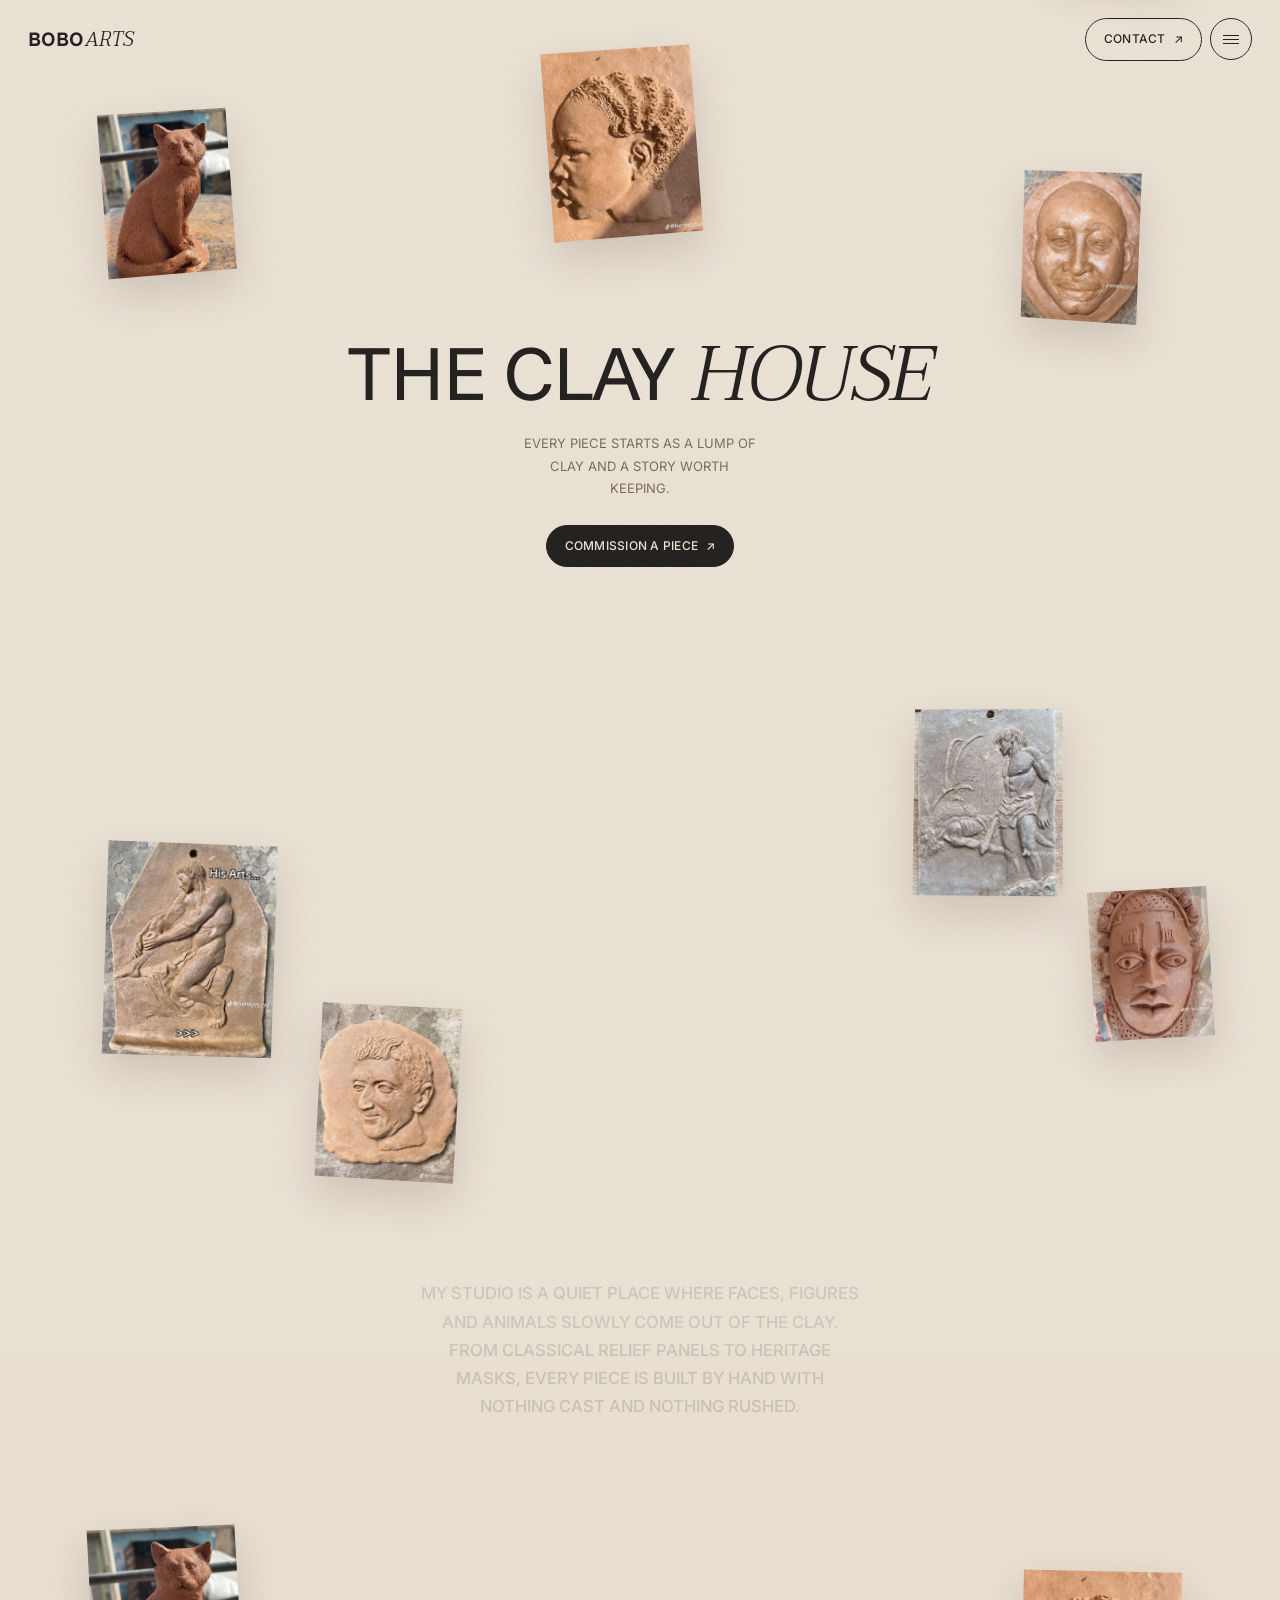
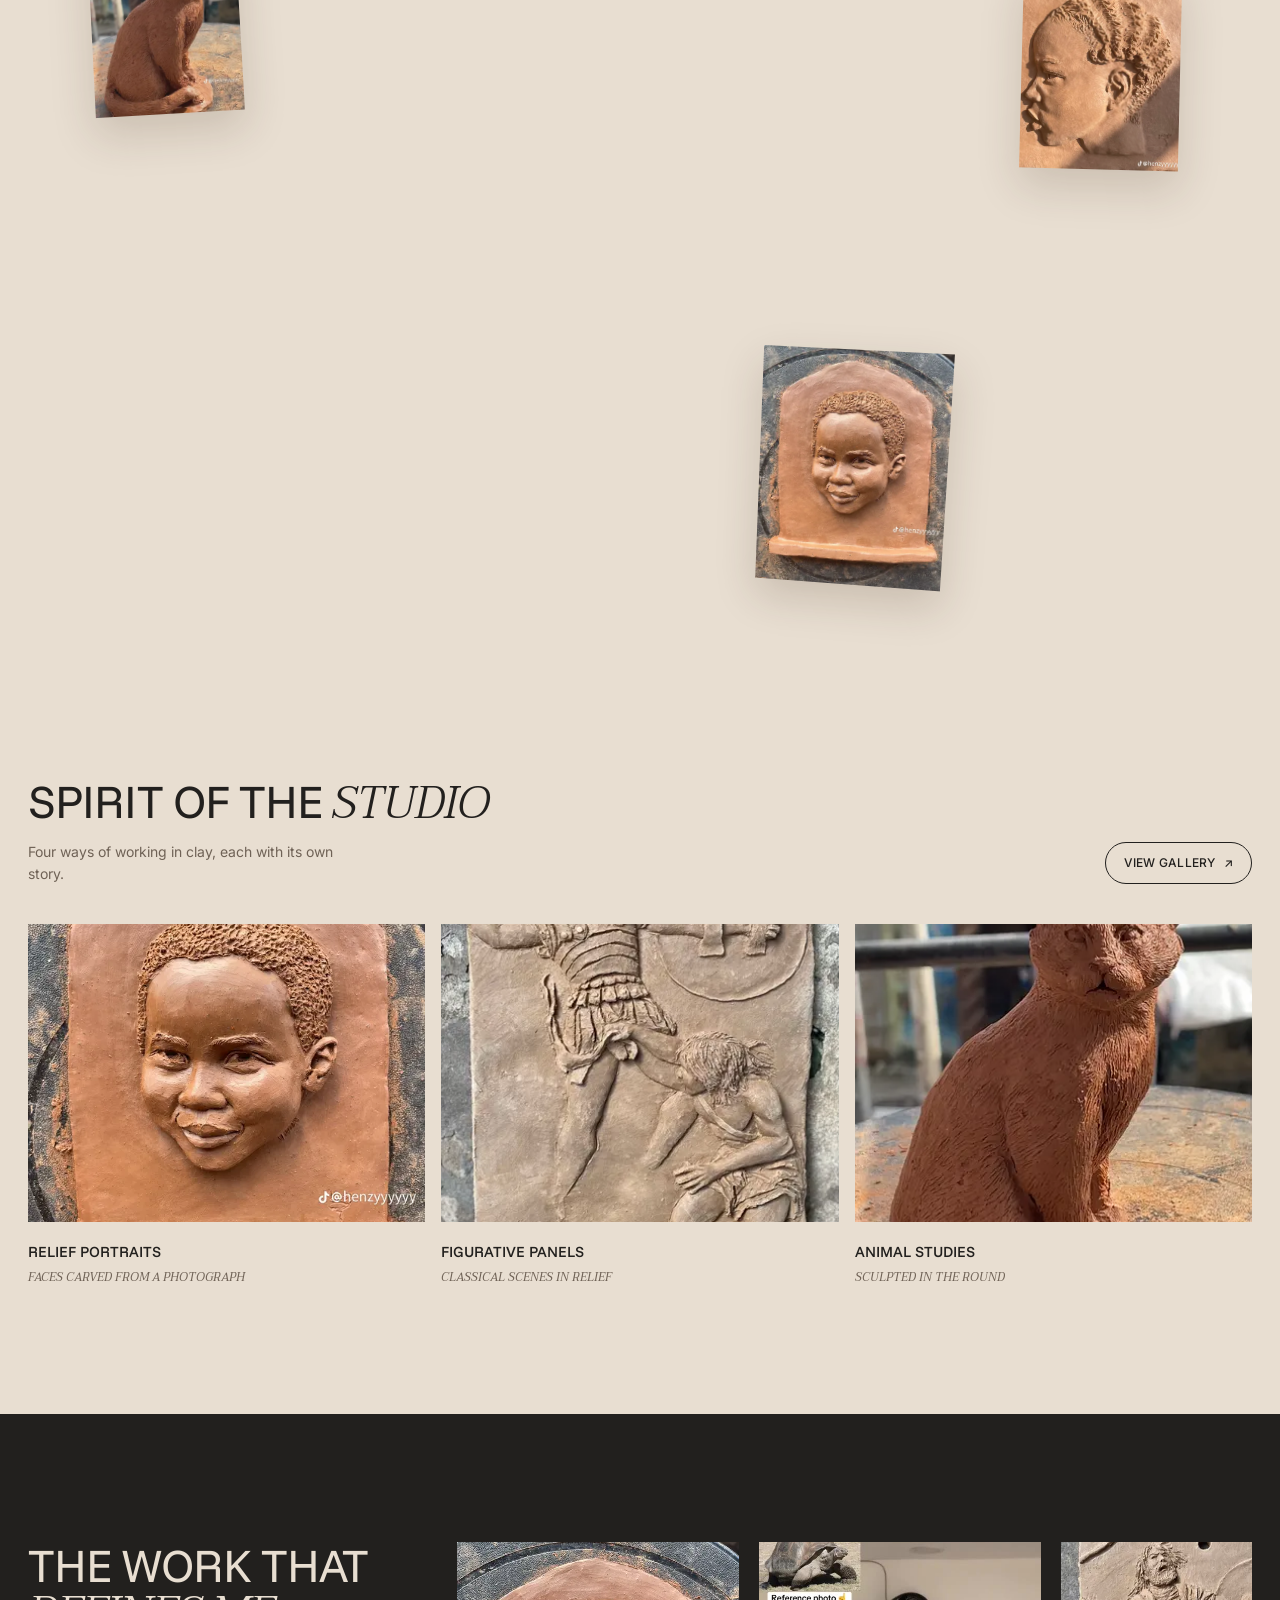
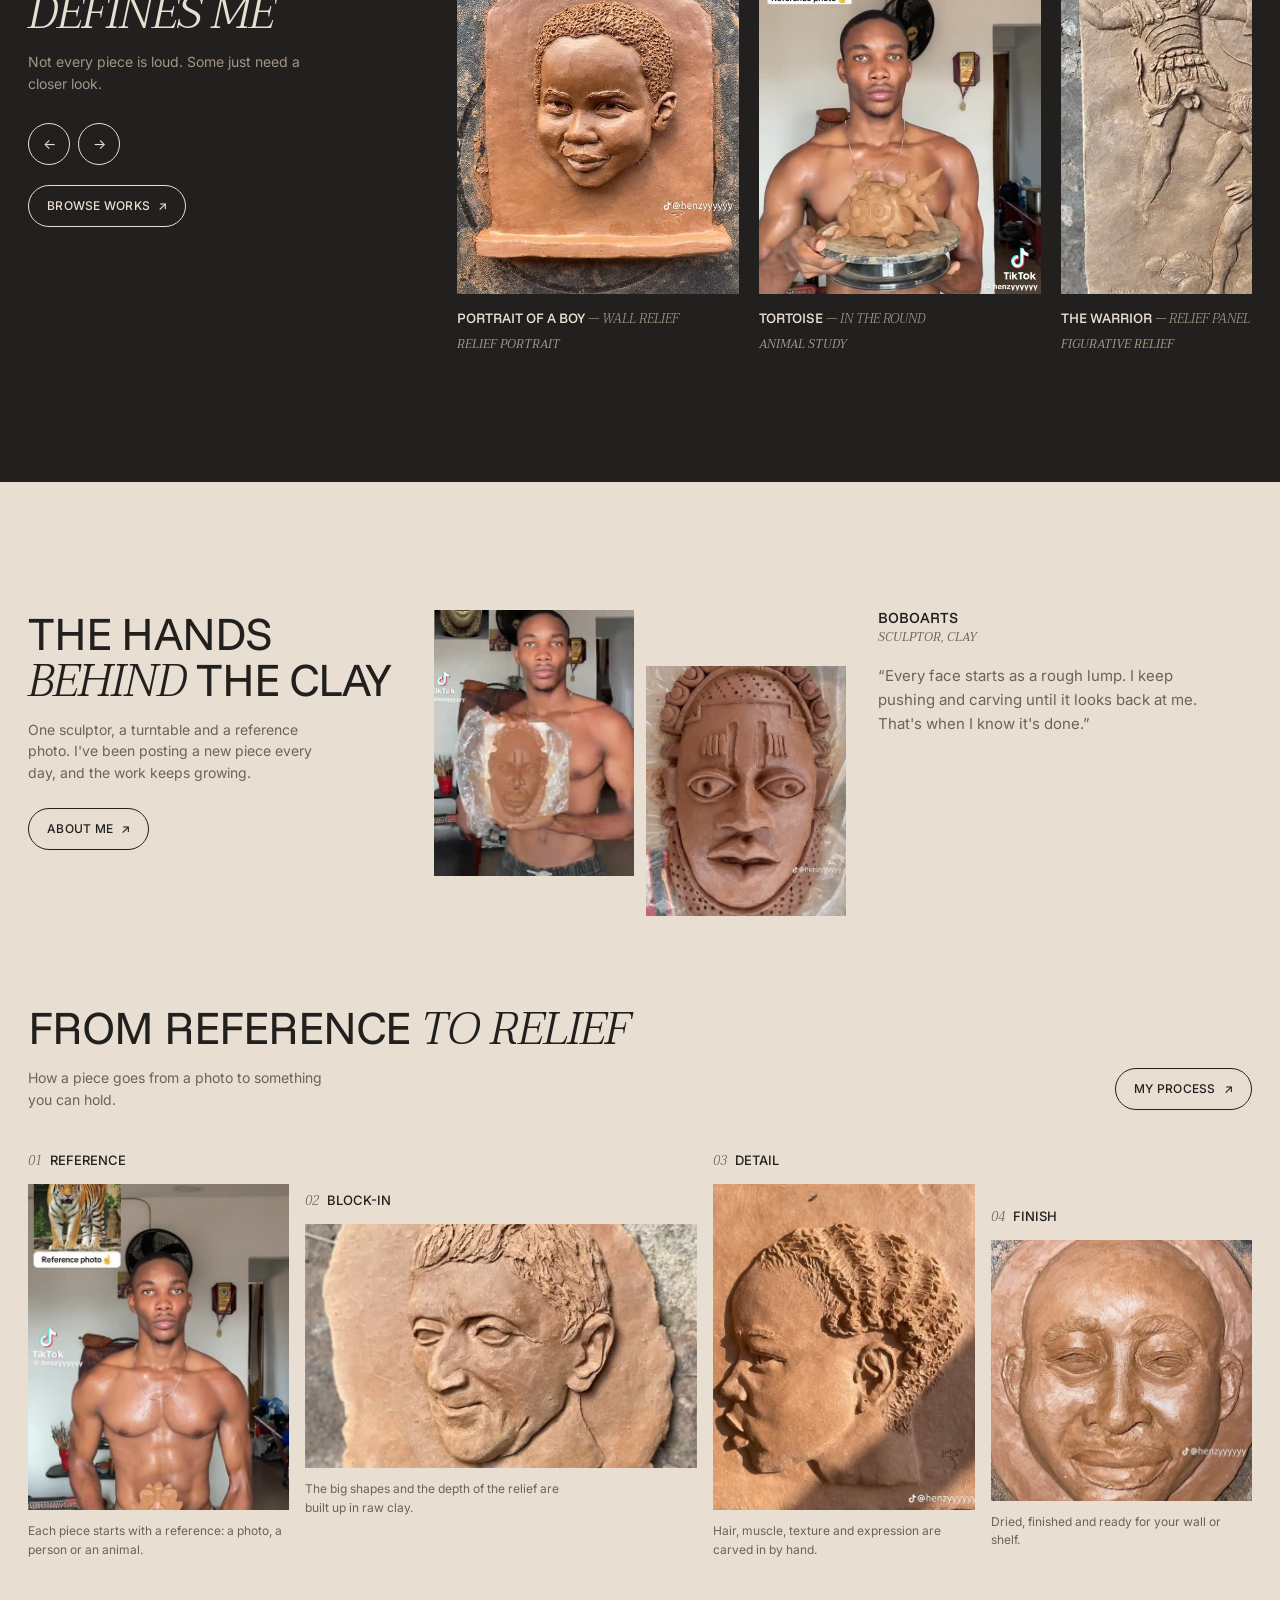
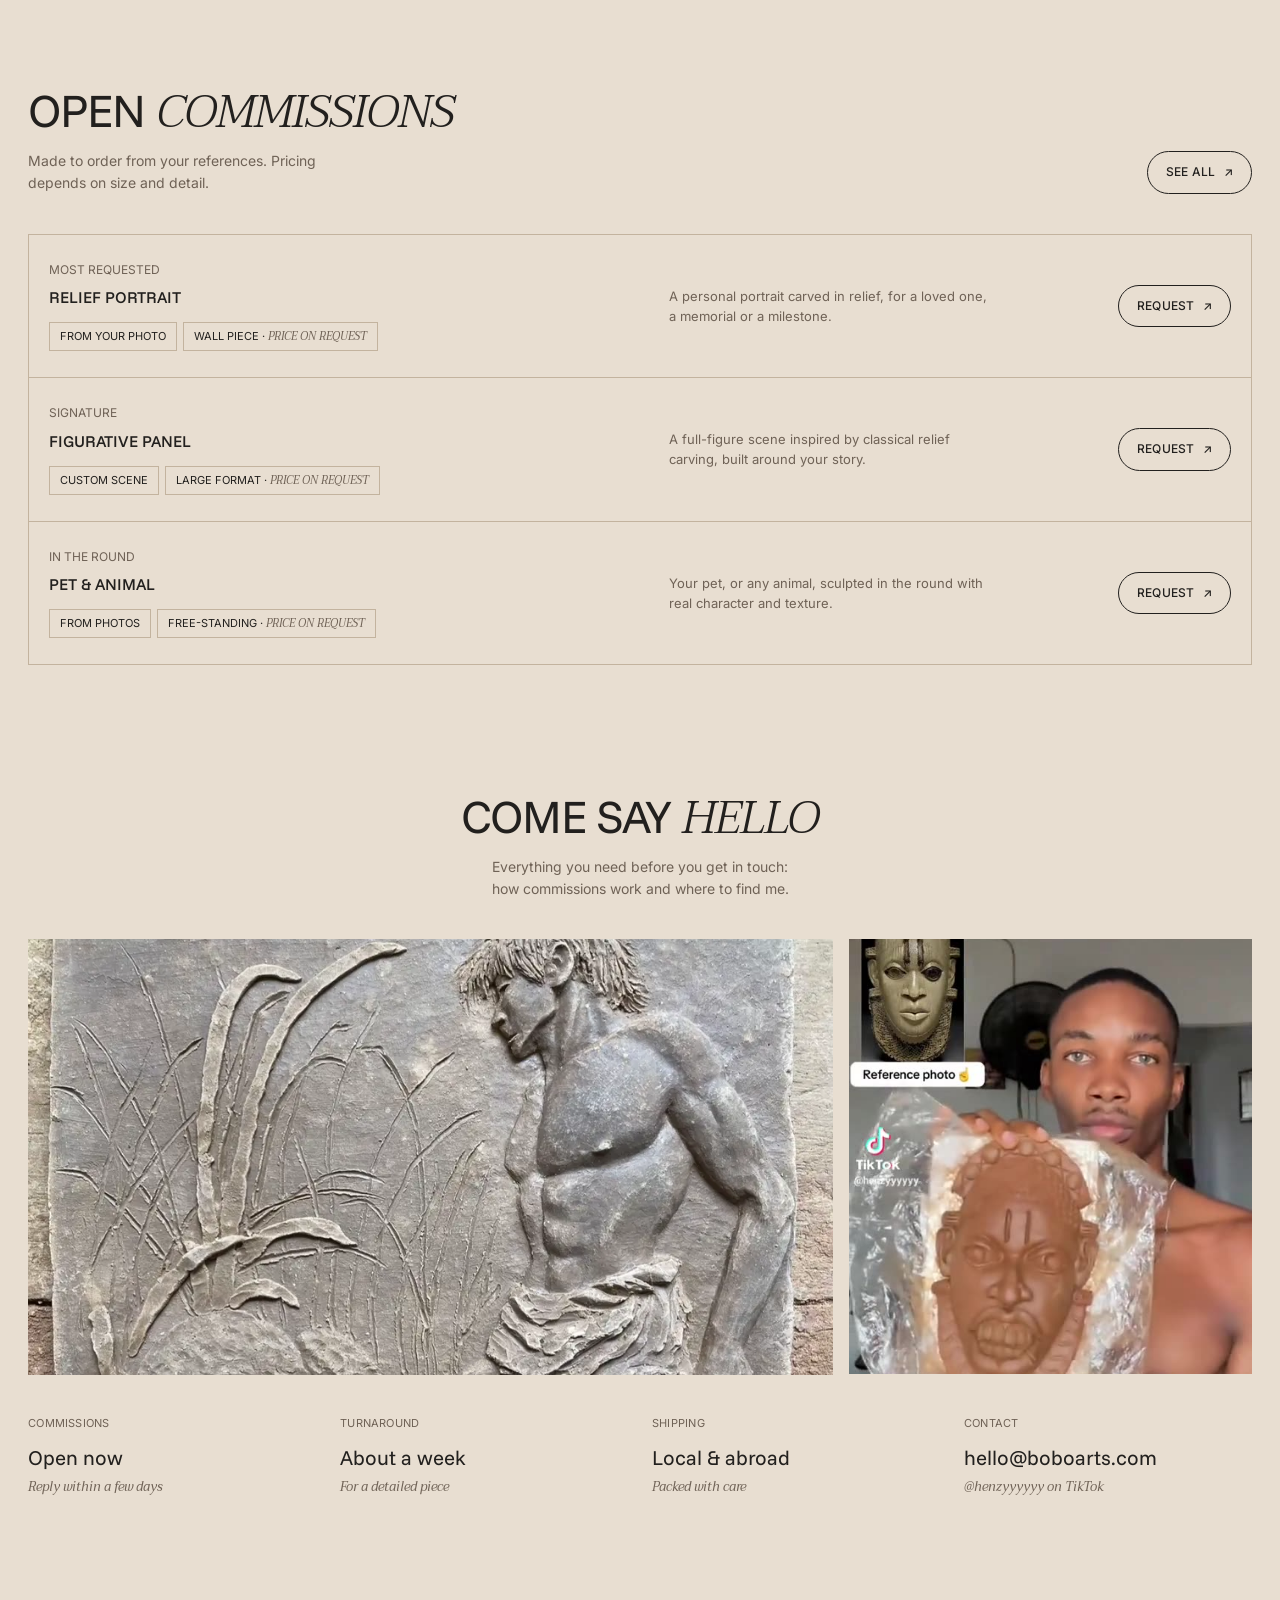
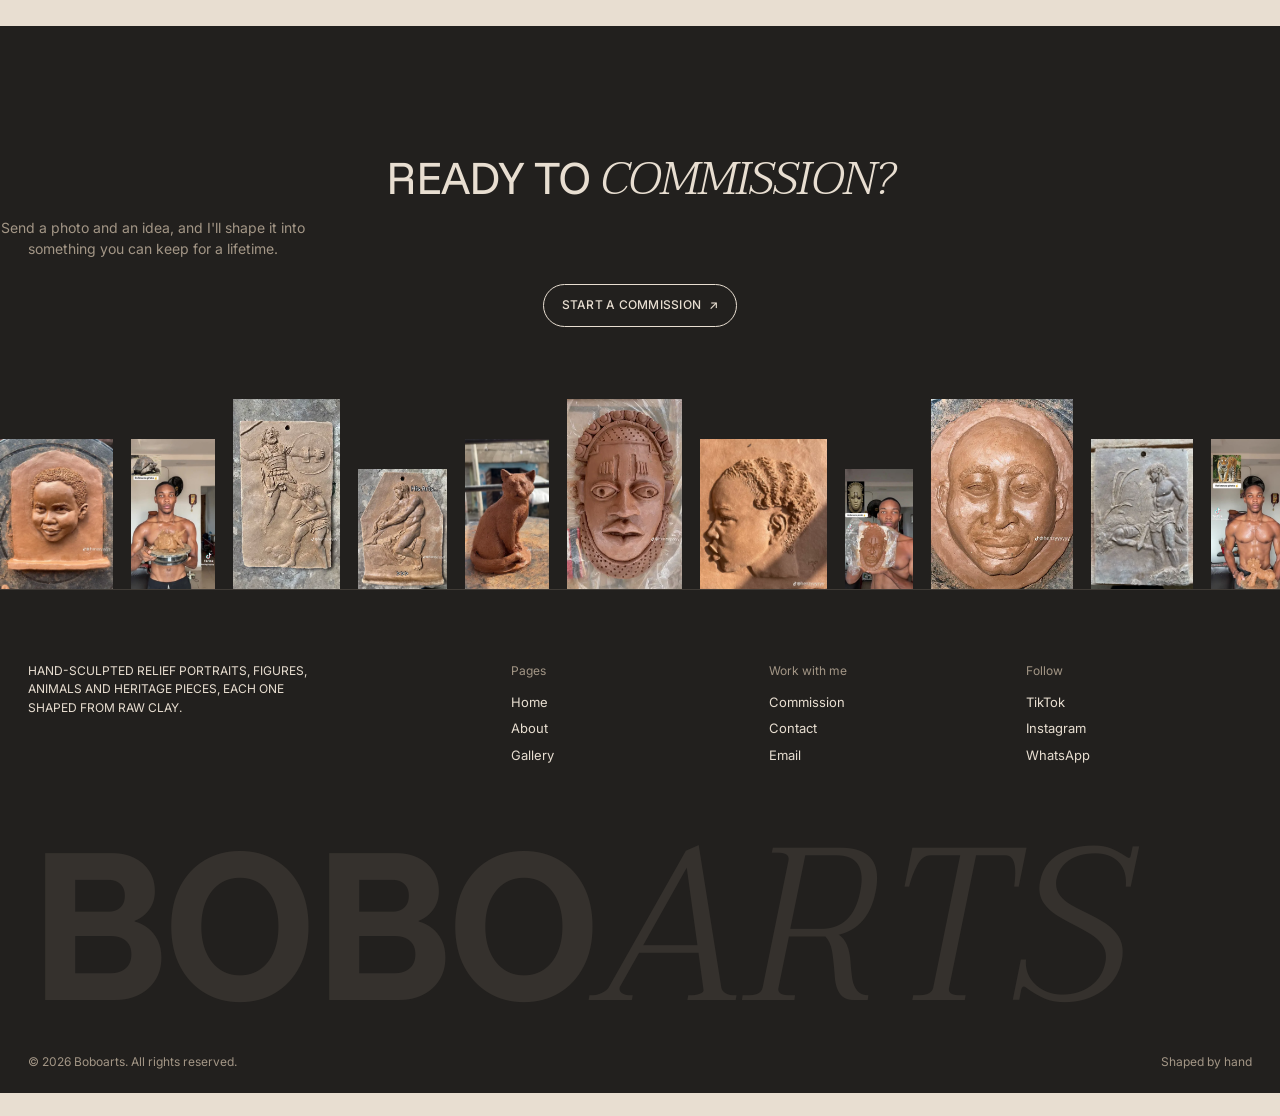
<file: index.html>
<!DOCTYPE html>
<html lang="en">
<head>
<meta charset="utf-8">
<meta name="viewport" content="width=device-width, initial-scale=1">
<title>Boboarts | Hand-sculpted clay works and commissions</title>
<meta name="description" content="Boboarts is the studio of a sculptor working in clay: relief portraits, figures, animals and heritage masks, made by hand and available to commission.">
<meta property="og:title" content="Boboarts | Hand-sculpted clay works and commissions">
<meta property="og:description" content="Boboarts is the studio of a sculptor working in clay: relief portraits, figures, animals and heritage masks, made by hand and available to commission.">
<meta property="og:image" content="/assets/works/boy-relief.webp">
<meta name="theme-color" content="#e8ded1">
<link rel="icon" href="data:image/svg+xml,<svg xmlns='http://www.w3.org/2000/svg' viewBox='0 0 100 100'><circle cx='50' cy='50' r='46' fill='%239b5732'/></svg>">
<link rel="preconnect" href="https://fonts.googleapis.com">
<link rel="preconnect" href="https://fonts.gstatic.com" crossorigin>
<link href="https://fonts.googleapis.com/css2?family=Funnel+Sans:wght@400;500;700&family=Inter:wght@400;500&family=Taviraj:ital,wght@1,300;1,400&display=swap" rel="stylesheet">
<link rel="stylesheet" href="css/style.css">
<script src="js/works.js" defer></script>
<script src="js/main.js" defer></script>
</head>
<body data-page="home">
<header class="site-header">
  <a class="logo" href="index.html">Bobo<i>arts</i></a>
  <div class="header-actions">
    <a class="pill" href="contact.html">Contact <span class="arr">↗</span></a>
    <button class="menu-btn" aria-label="Menu" aria-expanded="false"><span></span></button>
  </div>
</header>
<nav class="menu" aria-label="Main"><a href="index.html" aria-current="page">Home</a><a href="about.html">About</a><a href="gallery.html">Gallery</a><a href="commission.html">Commission</a><a href="contact.html">Contact</a></nav>
<main>
  <section class="hero" style="padding:0">
    <div class="hero-copy">
      <h1 class="h-xl">The clay <span class="it">house</span></h1>
      <p>Every piece starts as a lump of clay and a story worth keeping.</p>
      <a class="pill solid" href="commission.html">Commission a piece <span class="arr">↗</span></a>
    </div>
  </section>

  <div class="drift">
    <div class="drift-text"><p>My studio is a quiet place where faces, figures and animals slowly come out of the clay. From classical relief panels to heritage masks, every piece is built by hand with nothing cast and nothing rushed.</p></div>
  </div>

  <section class="wrap">
    <div class="head-row reveal">
      <div><h2 class="h-lg">Spirit of the <span class="it">studio</span></h2><p class="lead">Four ways of working in clay, each with its own story.</p></div>
      <a class="pill" href="gallery.html">View gallery <span class="arr">↗</span></a>
    </div>
    <div class="grid-3">
      <a class="card reveal" href="gallery.html#portraits"><div class="ph"><img src="assets/works/boy-relief-sm.webp" alt="Relief portrait of a boy" loading="lazy"></div><h3>Relief portraits</h3><span class="it-sm">Faces carved from a photograph</span></a>
      <a class="card reveal" href="gallery.html#figurative"><div class="ph"><img src="assets/works/the-warrior-sm.webp" alt="The Warrior, figurative relief" loading="lazy"></div><h3>Figurative panels</h3><span class="it-sm">Classical scenes in relief</span></a>
      <a class="card reveal" href="gallery.html#animals"><div class="ph"><img src="assets/works/seated-cat-sm.webp" alt="Seated cat in clay" loading="lazy"></div><h3>Animal studies</h3><span class="it-sm">Sculpted in the round</span></a>
    </div>
  </section>

  <section class="band dark">
    <div class="wrap split-head">
      <div class="reveal">
        <h2 class="h-lg">The work that <span class="it">defines me</span></h2>
        <p class="lead">Not every piece is loud. Some just need a closer look.</p>
        <div class="slider-nav"><button class="prev" aria-label="Previous">←</button><button class="next" aria-label="Next">→</button></div>
        <a class="pill" style="margin-top:20px" href="gallery.html">Browse works <span class="arr">↗</span></a>
      </div>
      <div class="slider-wrap reveal"><div class="slider"></div></div>
    </div>
  </section>

  <section class="wrap">
    <div class="artist">
      <div class="reveal">
        <h2 class="h-lg">The hands <span class="it">behind</span> the clay</h2>
        <p class="lead">One sculptor, a turntable and a reference photo. I've been posting a new piece every day, and the work keeps growing.</p>
        <a class="pill" style="margin-top:24px" href="about.html">About me <span class="arr">↗</span></a>
      </div>
      <div class="pair reveal">
        <img src="assets/works/artist.jpg" alt="The artist holding a clay heritage mask" loading="lazy">
        <img src="assets/works/heritage-mask-sm.webp" alt="Heritage mask in clay" loading="lazy">
      </div>
      <div class="reveal">
        <h3 class="h-md">Boboarts</h3>
        <span class="it-sm">Sculptor, clay</span>
        <blockquote>“Every face starts as a rough lump. I keep pushing and carving until it looks back at me. That's when I know it's done.”</blockquote>
      </div>
    </div>
  </section>

  <section class="wrap">
    <div class="head-row reveal">
      <div><h2 class="h-lg">From reference <span class="it">to relief</span></h2><p class="lead">How a piece goes from a photo to something you can hold.</p></div>
      <a class="pill" href="about.html">My process <span class="arr">↗</span></a>
    </div>
    <div class="steps">
      <div class="step reveal"><div class="lbl"><i>01</i>Reference</div><div class="ph"><img src="assets/video/tiger.jpg" alt="The artist with a tiger sculpture and its reference photo" loading="lazy"></div><p>Each piece starts with a reference: a photo, a person or an animal.</p></div>
      <div class="step reveal"><div class="lbl"><i>02</i>Block-in</div><div class="ph"><img src="assets/works/profile-study-sm.webp" alt="Profile study emerging from clay" loading="lazy"></div><p>The big shapes and the depth of the relief are built up in raw clay.</p></div>
      <div class="step reveal"><div class="lbl"><i>03</i>Detail</div><div class="ph"><img src="assets/works/cornrows-sm.webp" alt="Detailed braids in a relief portrait" loading="lazy"></div><p>Hair, muscle, texture and expression are carved in by hand.</p></div>
      <div class="step reveal"><div class="lbl"><i>04</i>Finish</div><div class="ph"><img src="assets/works/the-elder-sm.webp" alt="Finished face relief" loading="lazy"></div><p>Dried, finished and ready for your wall or shelf.</p></div>
    </div>
  </section>

  <section class="wrap">
    <div class="head-row reveal">
      <div><h2 class="h-lg">Open <span class="it">commissions</span></h2><p class="lead">Made to order from your references. Pricing depends on size and detail.</p></div>
      <a class="pill" href="commission.html">See all <span class="arr">↗</span></a>
    </div>
    <div class="rows reveal">
      <div class="row"><div><div class="when">Most requested</div><h3>Relief portrait</h3><div class="chips"><span class="chip">From your photo</span><span class="chip">Wall piece · <i>price on request</i></span></div></div><p>A personal portrait carved in relief, for a loved one, a memorial or a milestone.</p><a class="pill" href="contact.html?commission=Relief%20portrait">Request <span class="arr">↗</span></a></div>
      <div class="row"><div><div class="when">Signature</div><h3>Figurative panel</h3><div class="chips"><span class="chip">Custom scene</span><span class="chip">Large format · <i>price on request</i></span></div></div><p>A full-figure scene inspired by classical relief carving, built around your story.</p><a class="pill" href="contact.html?commission=Figurative%20relief">Request <span class="arr">↗</span></a></div>
      <div class="row"><div><div class="when">In the round</div><h3>Pet &amp; animal</h3><div class="chips"><span class="chip">From photos</span><span class="chip">Free-standing · <i>price on request</i></span></div></div><p>Your pet, or any animal, sculpted in the round with real character and texture.</p><a class="pill" href="contact.html?commission=Animal%20study">Request <span class="arr">↗</span></a></div>
    </div>
  </section>

  <section class="wrap">
    <div class="center reveal"><h2 class="h-lg">Come say <span class="it">hello</span></h2><p class="lead">Everything you need before you get in touch: how commissions work and where to find me.</p></div>
    <div class="duo reveal">
      <img src="assets/works/the-fallen.webp" alt="The Fallen, figurative relief" loading="lazy" style="object-position:center 30%">
      <video src="assets/video/mask.mp4" poster="assets/video/mask.jpg" muted loop playsinline preload="none" data-autoplay></video>
    </div>
    <div class="info4 reveal">
      <div><div class="caps">Commissions</div><div class="v">Open now</div><span class="it-sm">Reply within a few days</span></div>
      <div><div class="caps">Turnaround</div><div class="v">About a week</div><span class="it-sm">For a detailed piece</span></div>
      <div><div class="caps">Shipping</div><div class="v">Local &amp; abroad</div><span class="it-sm">Packed with care</span></div>
      <div><div class="caps">Contact</div><a class="v" href="mailto:hello@boboarts.com" style="display:block">hello@boboarts.com</a><span class="it-sm">@henzyyyyyy on TikTok</span></div>
    </div>
  </section>
</main>
<section class="cta dark">
  <h2 class="h-lg">Ready to <span class="it">commission?</span></h2>
  <p class="lead">Send a photo and an idea, and I'll shape it into something you can keep for a lifetime.</p>
  <a class="pill" href="contact.html">Start a commission <span class="arr">↗</span></a>
  <div class="strip" aria-hidden="true"><div class="strip-track"></div></div>
</section>
<footer class="site-footer dark">
  <div class="foot-top">
    <p>Hand-sculpted relief portraits, figures, animals and heritage pieces, each one shaped from raw clay.</p>
    <div><h4>Pages</h4><ul><li><a href="index.html">Home</a></li><li><a href="about.html">About</a></li><li><a href="gallery.html">Gallery</a></li></ul></div>
    <div><h4>Work with me</h4><ul><li><a href="commission.html">Commission</a></li><li><a href="contact.html">Contact</a></li><li><a href="mailto:hello@boboarts.com">Email</a></li></ul></div>
    <div><h4>Follow</h4><ul><li><a href="https://www.tiktok.com/@henzyyyyyy" target="_blank" rel="noopener">TikTok</a></li><li><a href="#">Instagram</a></li><li><a href="https://wa.me/0000000000">WhatsApp</a></li></ul></div>
  </div>
  <div class="wordmark" aria-hidden="true">Bobo<i>arts</i></div>
  <div class="foot-bottom"><span>© <span data-year></span> Boboarts. All rights reserved.</span><span>Shaped by hand</span></div>
</footer>
</body>
</html>
</file>
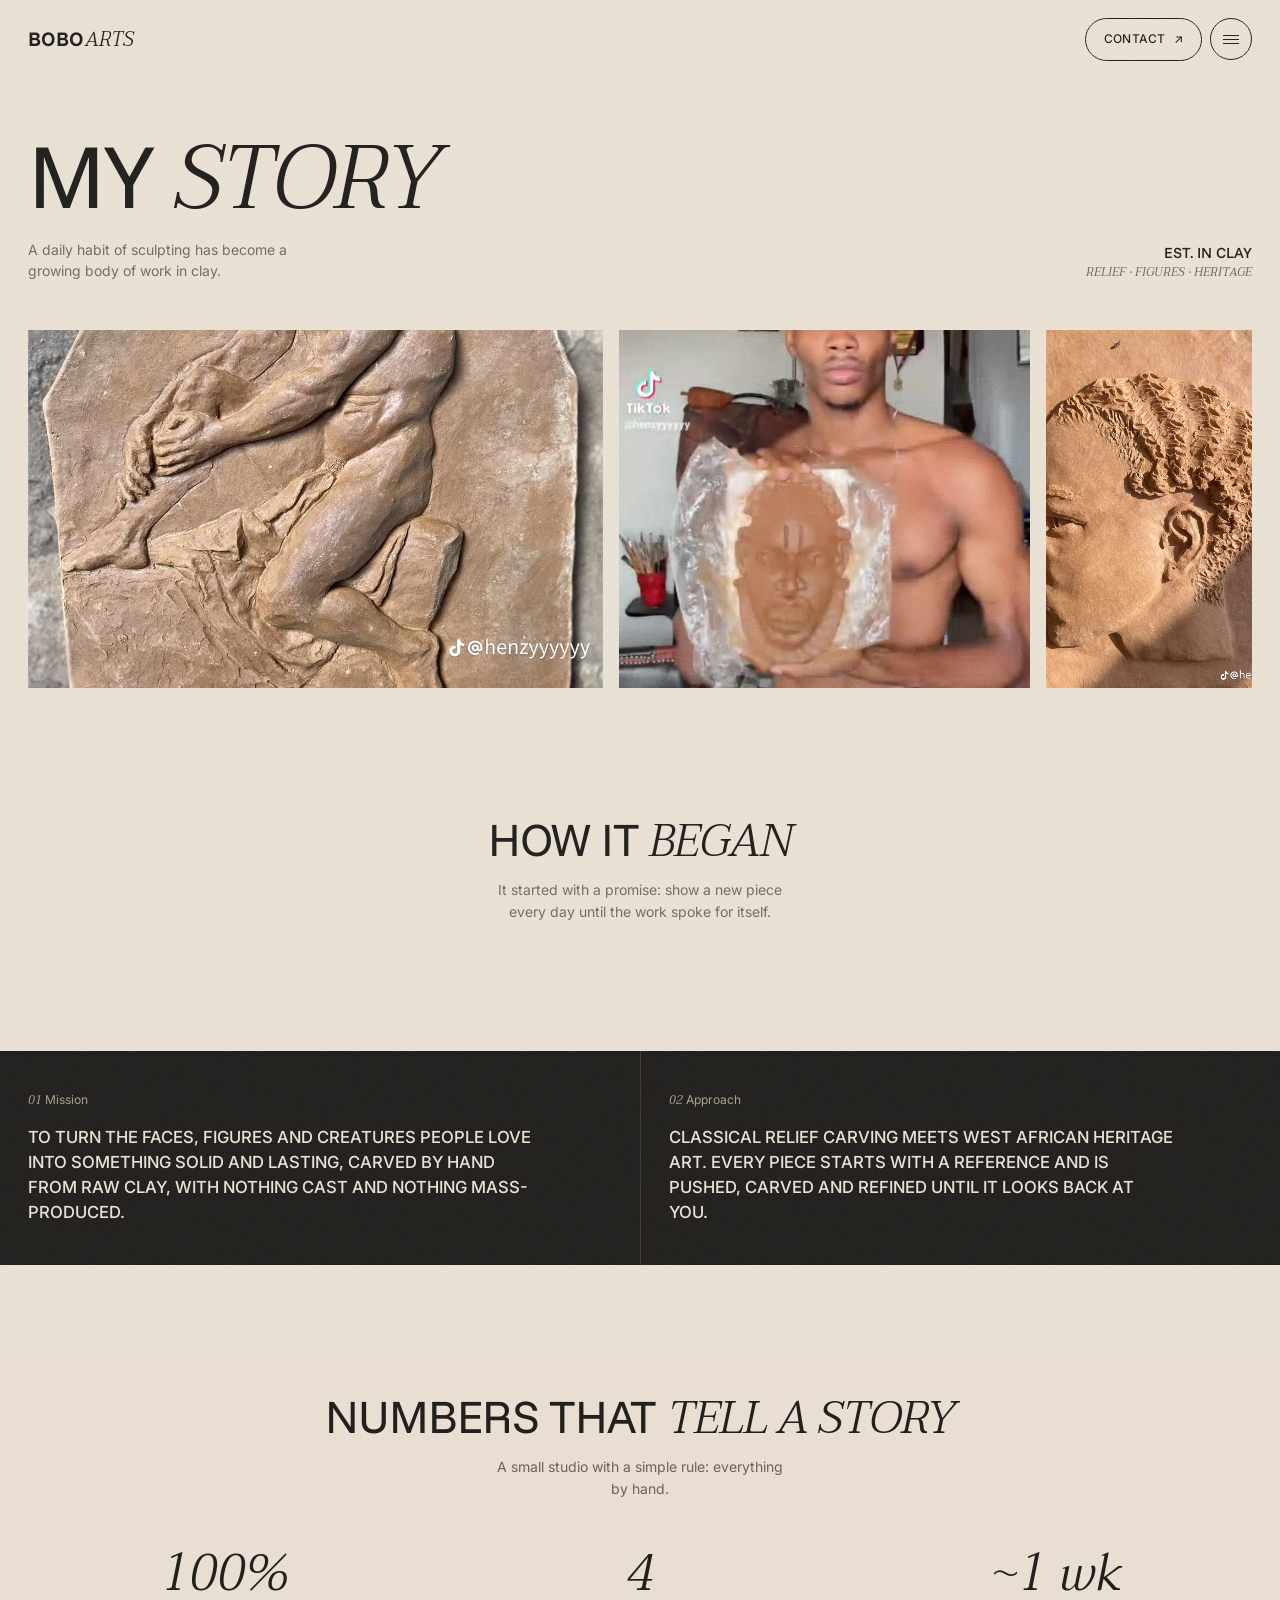
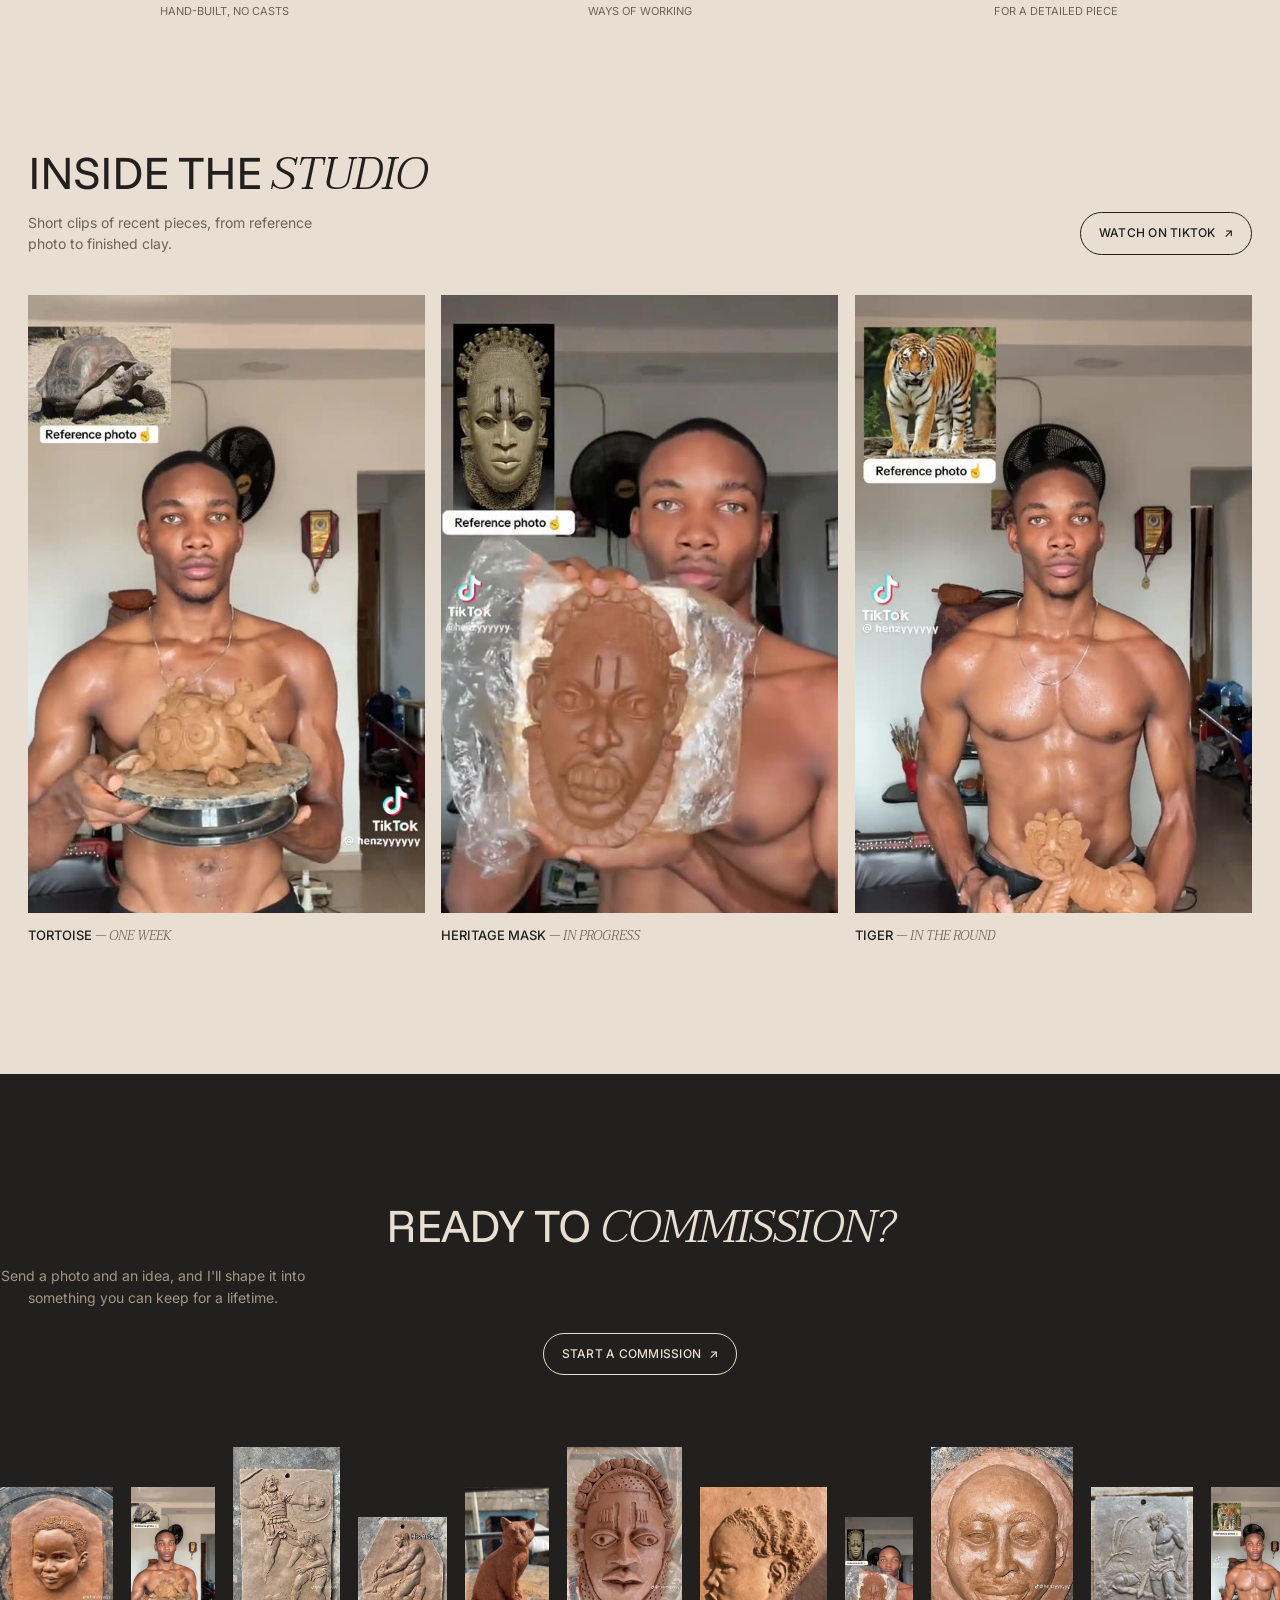
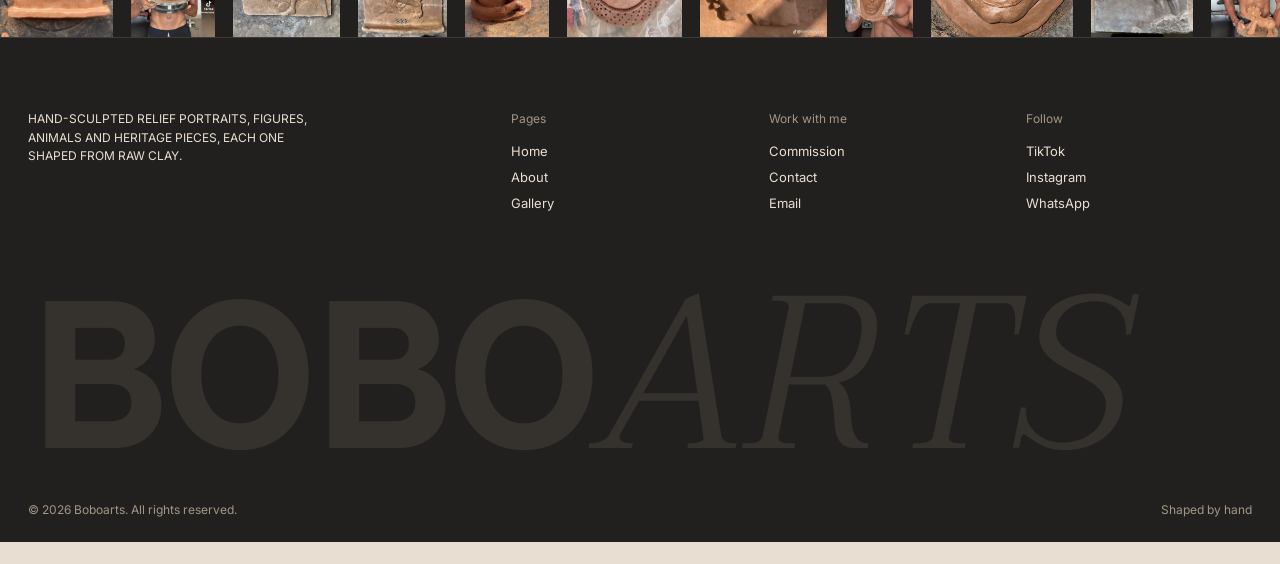
<file: about.html>
<!DOCTYPE html>
<html lang="en">
<head>
<meta charset="utf-8">
<meta name="viewport" content="width=device-width, initial-scale=1">
<title>About | Boboarts</title>
<meta name="description" content="The sculptor behind Boboarts: a hand-built practice in clay covering relief portraits, figures, animals and heritage masks.">
<meta property="og:title" content="About | Boboarts">
<meta property="og:description" content="The sculptor behind Boboarts: a hand-built practice in clay covering relief portraits, figures, animals and heritage masks.">
<meta property="og:image" content="/assets/works/boy-relief.webp">
<meta name="theme-color" content="#e8ded1">
<link rel="icon" href="data:image/svg+xml,<svg xmlns='http://www.w3.org/2000/svg' viewBox='0 0 100 100'><circle cx='50' cy='50' r='46' fill='%239b5732'/></svg>">
<link rel="preconnect" href="https://fonts.googleapis.com">
<link rel="preconnect" href="https://fonts.gstatic.com" crossorigin>
<link href="https://fonts.googleapis.com/css2?family=Funnel+Sans:wght@400;500;700&family=Inter:wght@400;500&family=Taviraj:ital,wght@1,300;1,400&display=swap" rel="stylesheet">
<link rel="stylesheet" href="css/style.css">
<script src="js/works.js" defer></script>
<script src="js/main.js" defer></script>
</head>
<body data-page="about">
<header class="site-header">
  <a class="logo" href="index.html">Bobo<i>arts</i></a>
  <div class="header-actions">
    <a class="pill" href="contact.html">Contact <span class="arr">↗</span></a>
    <button class="menu-btn" aria-label="Menu" aria-expanded="false"><span></span></button>
  </div>
</header>
<nav class="menu" aria-label="Main"><a href="index.html">Home</a><a href="about.html" aria-current="page">About</a><a href="gallery.html">Gallery</a><a href="commission.html">Commission</a><a href="contact.html">Contact</a></nav>
<main>
  <div class="wrap">
    <div class="page-head">
      <div><h1 class="h-xl">My <span class="it">story</span></h1><p class="lead">A daily habit of sculpting has become a growing body of work in clay.</p></div>
      <div style="text-align:right"><div class="h-md">Est. in clay</div><span class="it-sm">Relief · figures · heritage</span></div>
    </div>
    <div class="img-row reveal">
      <img src="assets/works/the-labourer.webp" alt="The Labourer, figurative relief" style="object-position:center 60%">
      <img src="assets/works/artist.jpg" alt="The artist in the studio with a heritage mask">
      <img src="assets/works/cornrows-sm.webp" alt="Cornrows, relief portrait">
    </div>
  </div>

  <section class="wrap center reveal">
    <h2 class="h-lg">How it <span class="it">began</span></h2>
    <p class="lead">It started with a promise: show a new piece every day until the work spoke for itself.</p>
  </section>

  <section class="band dark" style="padding-bottom:0">
    <div class="two-col">
      <div class="reveal"><div class="k"><i>01</i> Mission</div><p>To turn the faces, figures and creatures people love into something solid and lasting, carved by hand from raw clay, with nothing cast and nothing mass-produced.</p></div>
      <div class="reveal"><div class="k"><i>02</i> Approach</div><p>Classical relief carving meets West African heritage art. Every piece starts with a reference and is pushed, carved and refined until it looks back at you.</p></div>
    </div>
  </section>

  <section class="wrap center">
    <div class="reveal"><h2 class="h-lg">Numbers that <span class="it">tell a story</span></h2><p class="lead">A small studio with a simple rule: everything by hand.</p></div>
    <div class="stats reveal">
      <div><b>100%</b><span>Hand-built, no casts</span></div>
      <div><b>4</b><span>Ways of working</span></div>
      <div><b>~1 wk</b><span>For a detailed piece</span></div>
    </div>
  </section>

  <section class="wrap">
    <div class="head-row reveal">
      <div><h2 class="h-lg">Inside the <span class="it">studio</span></h2><p class="lead">Short clips of recent pieces, from reference photo to finished clay.</p></div>
      <a class="pill" href="https://www.tiktok.com/@henzyyyyyy" target="_blank" rel="noopener">Watch on TikTok <span class="arr">↗</span></a>
    </div>
    <div class="vids">
      <figure class="reveal"><video src="assets/video/tortoise.mp4" poster="assets/video/tortoise.jpg" muted loop playsinline preload="none" data-autoplay></video><figcaption>Tortoise <i>— one week</i></figcaption></figure>
      <figure class="reveal"><video src="assets/video/mask.mp4" poster="assets/video/mask.jpg" muted loop playsinline preload="none" data-autoplay></video><figcaption>Heritage mask <i>— in progress</i></figcaption></figure>
      <figure class="reveal"><video src="assets/video/tiger.mp4" poster="assets/video/tiger.jpg" muted loop playsinline preload="none" data-autoplay></video><figcaption>Tiger <i>— in the round</i></figcaption></figure>
    </div>
  </section>
</main>
<section class="cta dark">
  <h2 class="h-lg">Ready to <span class="it">commission?</span></h2>
  <p class="lead">Send a photo and an idea, and I'll shape it into something you can keep for a lifetime.</p>
  <a class="pill" href="contact.html">Start a commission <span class="arr">↗</span></a>
  <div class="strip" aria-hidden="true"><div class="strip-track"></div></div>
</section>
<footer class="site-footer dark">
  <div class="foot-top">
    <p>Hand-sculpted relief portraits, figures, animals and heritage pieces, each one shaped from raw clay.</p>
    <div><h4>Pages</h4><ul><li><a href="index.html">Home</a></li><li><a href="about.html">About</a></li><li><a href="gallery.html">Gallery</a></li></ul></div>
    <div><h4>Work with me</h4><ul><li><a href="commission.html">Commission</a></li><li><a href="contact.html">Contact</a></li><li><a href="mailto:hello@boboarts.com">Email</a></li></ul></div>
    <div><h4>Follow</h4><ul><li><a href="https://www.tiktok.com/@henzyyyyyy" target="_blank" rel="noopener">TikTok</a></li><li><a href="#">Instagram</a></li><li><a href="https://wa.me/0000000000">WhatsApp</a></li></ul></div>
  </div>
  <div class="wordmark" aria-hidden="true">Bobo<i>arts</i></div>
  <div class="foot-bottom"><span>© <span data-year></span> Boboarts. All rights reserved.</span><span>Shaped by hand</span></div>
</footer>
</body>
</html>
</file>
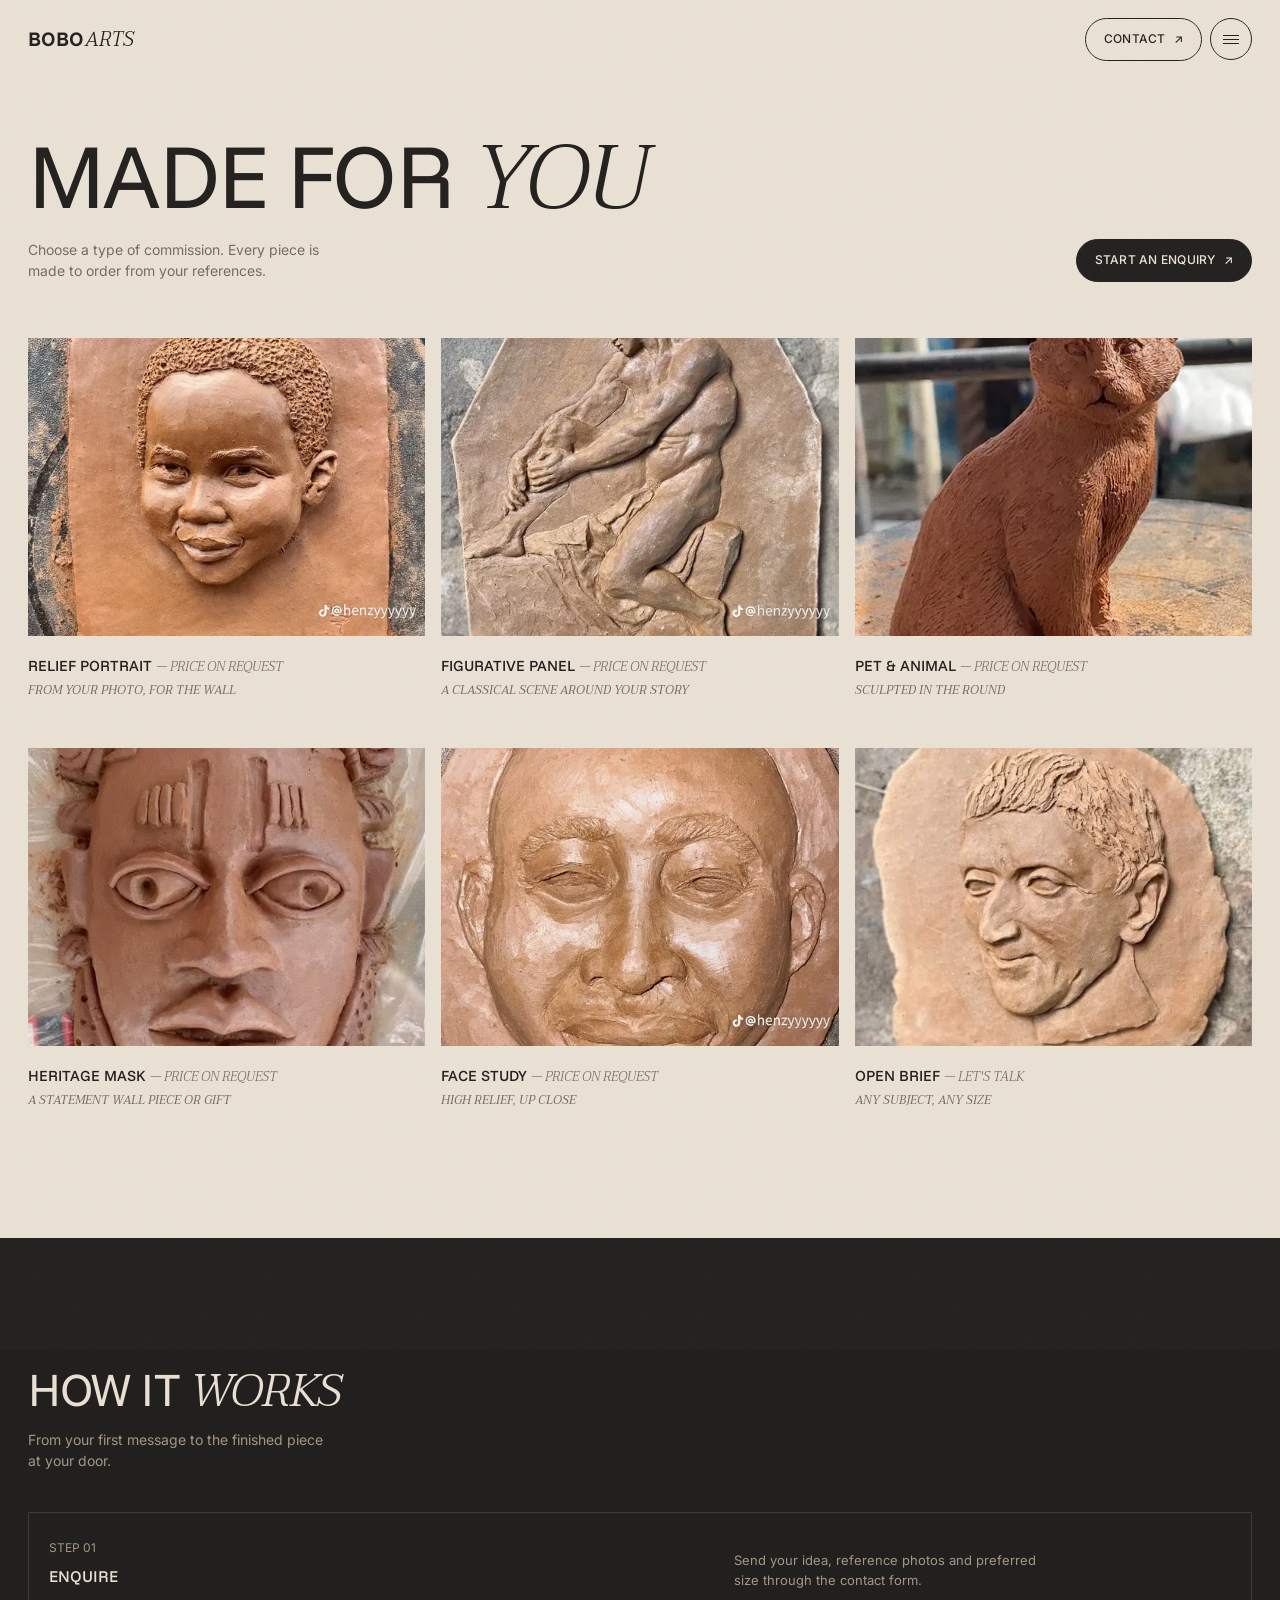
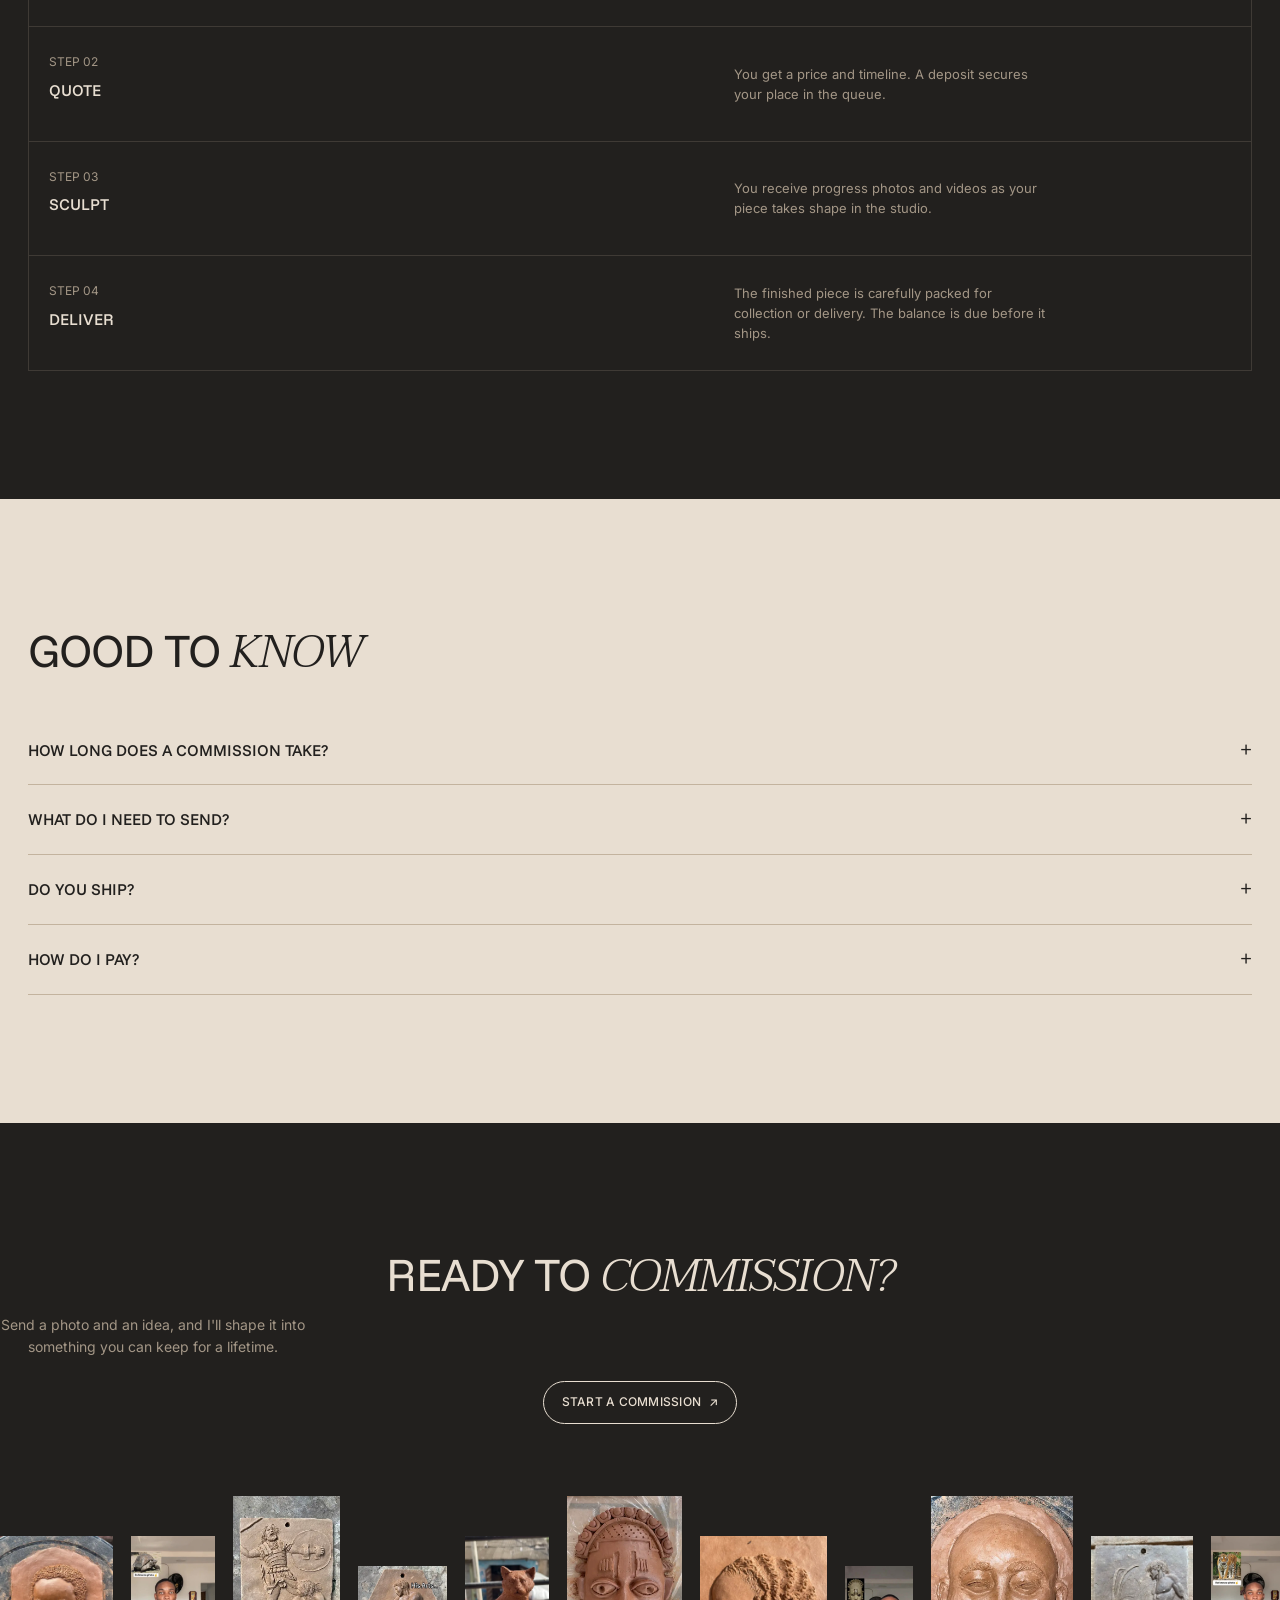
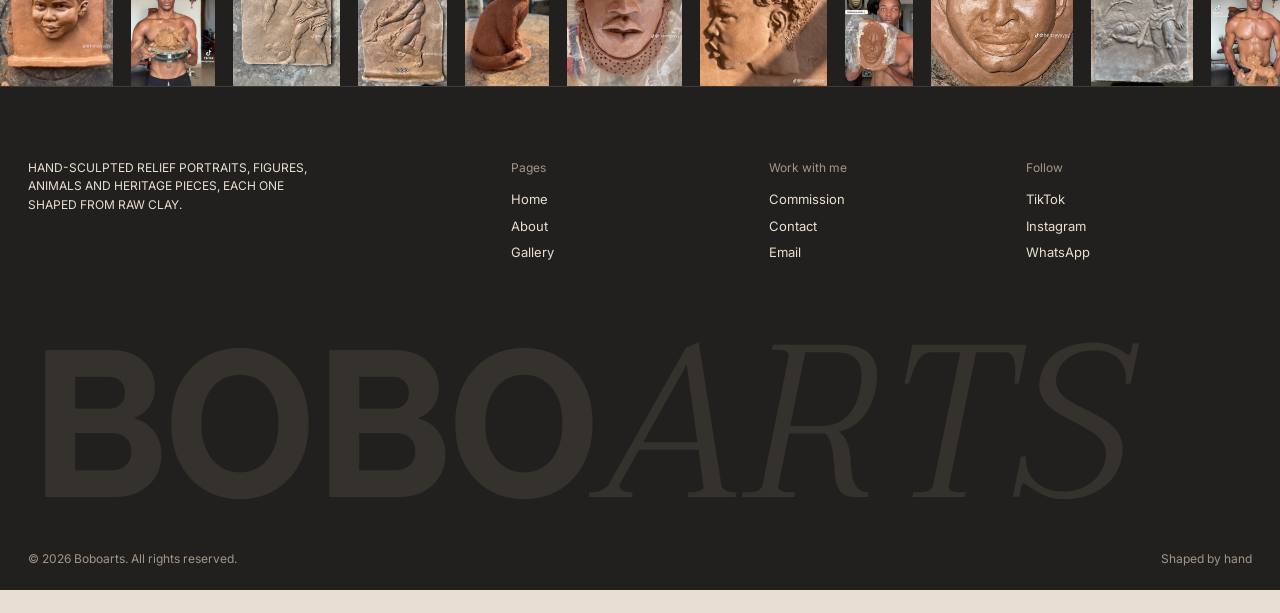
<file: commission.html>
<!DOCTYPE html>
<html lang="en">
<head>
<meta charset="utf-8">
<meta name="viewport" content="width=device-width, initial-scale=1">
<title>Commission | Boboarts</title>
<meta name="description" content="Commission a hand-sculpted clay piece from Boboarts: relief portraits, figurative panels, pets and animals, heritage masks and custom work.">
<meta property="og:title" content="Commission | Boboarts">
<meta property="og:description" content="Commission a hand-sculpted clay piece from Boboarts: relief portraits, figurative panels, pets and animals, heritage masks and custom work.">
<meta property="og:image" content="/assets/works/boy-relief.webp">
<meta name="theme-color" content="#e8ded1">
<link rel="icon" href="data:image/svg+xml,<svg xmlns='http://www.w3.org/2000/svg' viewBox='0 0 100 100'><circle cx='50' cy='50' r='46' fill='%239b5732'/></svg>">
<link rel="preconnect" href="https://fonts.googleapis.com">
<link rel="preconnect" href="https://fonts.gstatic.com" crossorigin>
<link href="https://fonts.googleapis.com/css2?family=Funnel+Sans:wght@400;500;700&family=Inter:wght@400;500&family=Taviraj:ital,wght@1,300;1,400&display=swap" rel="stylesheet">
<link rel="stylesheet" href="css/style.css">
<script src="js/works.js" defer></script>
<script src="js/main.js" defer></script>
</head>
<body data-page="commission">
<header class="site-header">
  <a class="logo" href="index.html">Bobo<i>arts</i></a>
  <div class="header-actions">
    <a class="pill" href="contact.html">Contact <span class="arr">↗</span></a>
    <button class="menu-btn" aria-label="Menu" aria-expanded="false"><span></span></button>
  </div>
</header>
<nav class="menu" aria-label="Main"><a href="index.html">Home</a><a href="about.html">About</a><a href="gallery.html">Gallery</a><a href="commission.html" aria-current="page">Commission</a><a href="contact.html">Contact</a></nav>
<main>
  <div class="wrap">
    <div class="page-head">
      <div><h1 class="h-xl">Made for <span class="it">you</span></h1><p class="lead">Choose a type of commission. Every piece is made to order from your references.</p></div>
      <a class="pill solid" href="contact.html">Start an enquiry <span class="arr">↗</span></a>
    </div>
    <div class="grid-3" style="margin-top:56px;row-gap:48px">
      <a class="card reveal" href="contact.html?commission=Relief portrait"><div class="ph"><img src="assets/works/boy-relief-sm.webp" alt="Relief portrait example" loading="lazy"></div><h3>Relief portrait <span class="it" style="color:var(--muted);font-size:13px">— price on request</span></h3><span class="it-sm">From your photo, for the wall</span></a>
      <a class="card reveal" href="contact.html?commission=Figurative relief"><div class="ph"><img src="assets/works/the-labourer-sm.webp" alt="Figurative panel example" loading="lazy"></div><h3>Figurative panel <span class="it" style="color:var(--muted);font-size:13px">— price on request</span></h3><span class="it-sm">A classical scene around your story</span></a>
      <a class="card reveal" href="contact.html?commission=Animal study"><div class="ph"><img src="assets/works/seated-cat-sm.webp" alt="Pet &amp; animal example" loading="lazy"></div><h3>Pet &amp; animal <span class="it" style="color:var(--muted);font-size:13px">— price on request</span></h3><span class="it-sm">Sculpted in the round</span></a>
      <a class="card reveal" href="contact.html?commission=Heritage"><div class="ph"><img src="assets/works/heritage-mask-sm.webp" alt="Heritage mask example" loading="lazy"></div><h3>Heritage mask <span class="it" style="color:var(--muted);font-size:13px">— price on request</span></h3><span class="it-sm">A statement wall piece or gift</span></a>
      <a class="card reveal" href="contact.html?commission=Face study"><div class="ph"><img src="assets/works/the-elder-sm.webp" alt="Face study example" loading="lazy"></div><h3>Face study <span class="it" style="color:var(--muted);font-size:13px">— price on request</span></h3><span class="it-sm">High relief, up close</span></a>
      <a class="card reveal" href="contact.html?commission=Custom"><div class="ph"><img src="assets/works/profile-study-sm.webp" alt="Open brief example" loading="lazy"></div><h3>Open brief <span class="it" style="color:var(--muted);font-size:13px">— let's talk</span></h3><span class="it-sm">Any subject, any size</span></a>
    </div>
  </div>

  <section class="band dark">
    <div class="wrap">
      <div class="head-row reveal"><div><h2 class="h-lg">How it <span class="it">works</span></h2><p class="lead">From your first message to the finished piece at your door.</p></div></div>
      <div class="rows reveal">
        <div class="row"><div><div class="when">Step 01</div><h3>Enquire</h3></div><p>Send your idea, reference photos and preferred size through the contact form.</p><span></span></div>
        <div class="row"><div><div class="when">Step 02</div><h3>Quote</h3></div><p>You get a price and timeline. A deposit secures your place in the queue.</p><span></span></div>
        <div class="row"><div><div class="when">Step 03</div><h3>Sculpt</h3></div><p>You receive progress photos and videos as your piece takes shape in the studio.</p><span></span></div>
        <div class="row"><div><div class="when">Step 04</div><h3>Deliver</h3></div><p>The finished piece is carefully packed for collection or delivery. The balance is due before it ships.</p><span></span></div>
      </div>
    </div>
  </section>

  <section class="wrap faq">
    <div class="head-row reveal"><h2 class="h-lg">Good to <span class="it">know</span></h2></div>
    <details><summary>How long does a commission take?</summary><p>It depends on size and detail. A detailed piece takes around a week of sculpting, and you'll get a timeline with your quote.</p></details>
    <details><summary>What do I need to send?</summary><p>Clear, well-lit photos of the subject from a few angles, plus notes on pose, size and where the piece will be displayed.</p></details>
    <details><summary>Do you ship?</summary><p>Yes. Pieces are packed carefully, and delivery options are confirmed with your quote.</p></details>
    <details><summary>How do I pay?</summary><p>A deposit confirms the commission and the balance is due before delivery. Payment details come with your quote.</p></details>
  </section>
</main>
<section class="cta dark">
  <h2 class="h-lg">Ready to <span class="it">commission?</span></h2>
  <p class="lead">Send a photo and an idea, and I'll shape it into something you can keep for a lifetime.</p>
  <a class="pill" href="contact.html">Start a commission <span class="arr">↗</span></a>
  <div class="strip" aria-hidden="true"><div class="strip-track"></div></div>
</section>
<footer class="site-footer dark">
  <div class="foot-top">
    <p>Hand-sculpted relief portraits, figures, animals and heritage pieces, each one shaped from raw clay.</p>
    <div><h4>Pages</h4><ul><li><a href="index.html">Home</a></li><li><a href="about.html">About</a></li><li><a href="gallery.html">Gallery</a></li></ul></div>
    <div><h4>Work with me</h4><ul><li><a href="commission.html">Commission</a></li><li><a href="contact.html">Contact</a></li><li><a href="mailto:hello@boboarts.com">Email</a></li></ul></div>
    <div><h4>Follow</h4><ul><li><a href="https://www.tiktok.com/@henzyyyyyy" target="_blank" rel="noopener">TikTok</a></li><li><a href="#">Instagram</a></li><li><a href="https://wa.me/0000000000">WhatsApp</a></li></ul></div>
  </div>
  <div class="wordmark" aria-hidden="true">Bobo<i>arts</i></div>
  <div class="foot-bottom"><span>© <span data-year></span> Boboarts. All rights reserved.</span><span>Shaped by hand</span></div>
</footer>
</body>
</html>
</file>
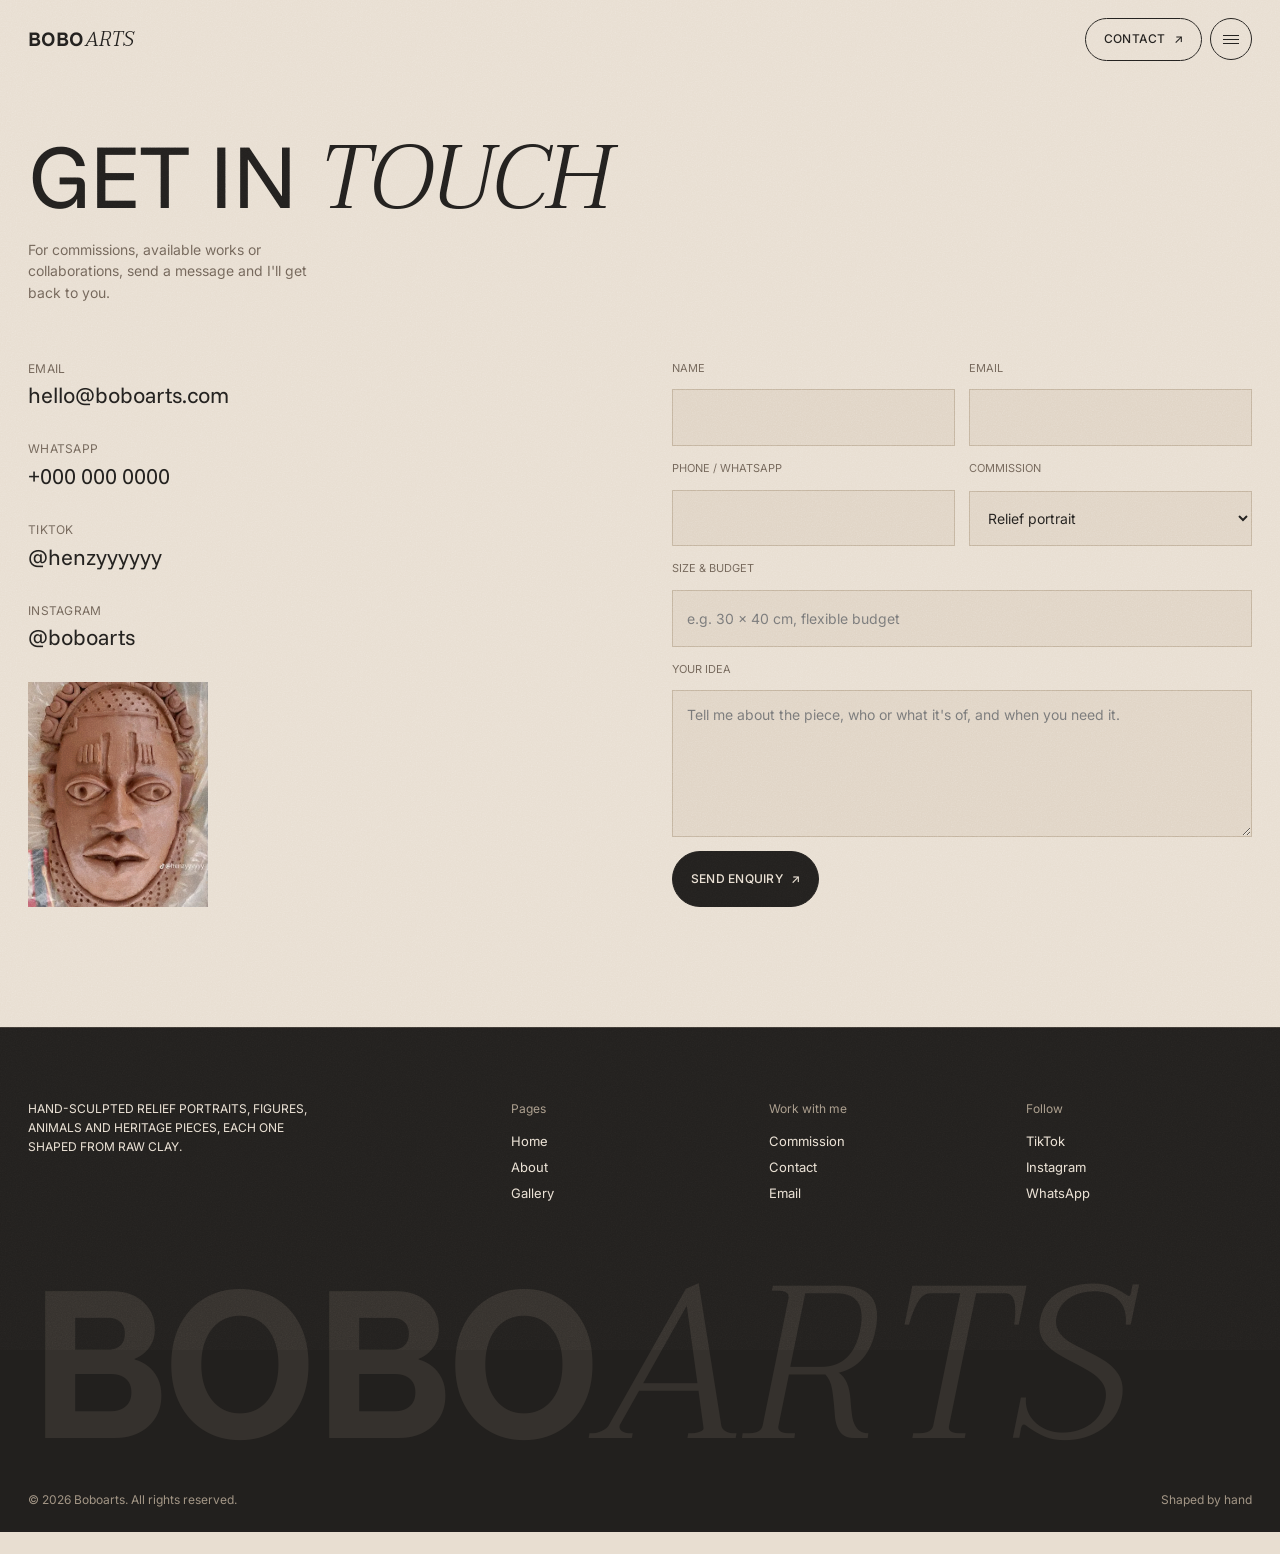
<file: contact.html>
<!DOCTYPE html>
<html lang="en">
<head>
<meta charset="utf-8">
<meta name="viewport" content="width=device-width, initial-scale=1">
<title>Contact | Boboarts</title>
<meta name="description" content="Get in touch with Boboarts about commissions, available works and collaborations.">
<meta property="og:title" content="Contact | Boboarts">
<meta property="og:description" content="Get in touch with Boboarts about commissions, available works and collaborations.">
<meta property="og:image" content="/assets/works/boy-relief.webp">
<meta name="theme-color" content="#e8ded1">
<link rel="icon" href="data:image/svg+xml,<svg xmlns='http://www.w3.org/2000/svg' viewBox='0 0 100 100'><circle cx='50' cy='50' r='46' fill='%239b5732'/></svg>">
<link rel="preconnect" href="https://fonts.googleapis.com">
<link rel="preconnect" href="https://fonts.gstatic.com" crossorigin>
<link href="https://fonts.googleapis.com/css2?family=Funnel+Sans:wght@400;500;700&family=Inter:wght@400;500&family=Taviraj:ital,wght@1,300;1,400&display=swap" rel="stylesheet">
<link rel="stylesheet" href="css/style.css">
<script src="js/works.js" defer></script>
<script src="js/main.js" defer></script>
</head>
<body data-page="contact">
<header class="site-header">
  <a class="logo" href="index.html">Bobo<i>arts</i></a>
  <div class="header-actions">
    <a class="pill" href="contact.html">Contact <span class="arr">↗</span></a>
    <button class="menu-btn" aria-label="Menu" aria-expanded="false"><span></span></button>
  </div>
</header>
<nav class="menu" aria-label="Main"><a href="index.html">Home</a><a href="about.html">About</a><a href="gallery.html">Gallery</a><a href="commission.html">Commission</a><a href="contact.html" aria-current="page">Contact</a></nav>
<main class="wrap" style="padding-bottom:120px">
  <div class="page-head">
    <div><h1 class="h-xl">Get in <span class="it">touch</span></h1><p class="lead">For commissions, available works or collaborations, send a message and I'll get back to you.</p></div>
  </div>
  <div class="contact">
    <div class="contact-info reveal">
      <div><div class="caps muted">Email</div><a class="v" href="mailto:hello@boboarts.com">hello@boboarts.com</a></div>
      <div><div class="caps muted">WhatsApp</div><a class="v" href="https://wa.me/0000000000">+000 000 0000</a></div>
      <div><div class="caps muted">TikTok</div><a class="v" href="https://www.tiktok.com/@henzyyyyyy" target="_blank" rel="noopener">@henzyyyyyy</a></div>
      <div><div class="caps muted">Instagram</div><a class="v" href="#">@boboarts</a></div>
      <img src="assets/works/heritage-mask-sm.webp" alt="Heritage mask in clay" style="width:180px;aspect-ratio:4/5;object-fit:cover">
    </div>
    <form id="enquiry" class="reveal" data-email="hello@boboarts.com">
      <div class="f2">
        <label>Name<input name="name" required autocomplete="name"></label>
        <label>Email<input name="email" type="email" required autocomplete="email"></label>
      </div>
      <div class="f2">
        <label>Phone / WhatsApp<input name="phone" type="tel" autocomplete="tel"></label>
        <label>Commission
          <select name="type">
            <option>Relief portrait</option><option>Figurative relief</option><option>Animal study</option><option>Heritage</option><option>Face study</option><option>Custom</option><option>General enquiry</option>
          </select>
        </label>
      </div>
      <label>Size &amp; budget<input name="budget" placeholder="e.g. 30 × 40 cm, flexible budget"></label>
      <label>Your idea<textarea name="message" required placeholder="Tell me about the piece, who or what it's of, and when you need it."></textarea></label>
      <button class="pill solid" type="submit">Send enquiry <span class="arr">↗</span></button>
    </form>
  </div>
</main>
<footer class="site-footer dark">
  <div class="foot-top">
    <p>Hand-sculpted relief portraits, figures, animals and heritage pieces, each one shaped from raw clay.</p>
    <div><h4>Pages</h4><ul><li><a href="index.html">Home</a></li><li><a href="about.html">About</a></li><li><a href="gallery.html">Gallery</a></li></ul></div>
    <div><h4>Work with me</h4><ul><li><a href="commission.html">Commission</a></li><li><a href="contact.html">Contact</a></li><li><a href="mailto:hello@boboarts.com">Email</a></li></ul></div>
    <div><h4>Follow</h4><ul><li><a href="https://www.tiktok.com/@henzyyyyyy" target="_blank" rel="noopener">TikTok</a></li><li><a href="#">Instagram</a></li><li><a href="https://wa.me/0000000000">WhatsApp</a></li></ul></div>
  </div>
  <div class="wordmark" aria-hidden="true">Bobo<i>arts</i></div>
  <div class="foot-bottom"><span>© <span data-year></span> Boboarts. All rights reserved.</span><span>Shaped by hand</span></div>
</footer>
</body>
</html>
</file>
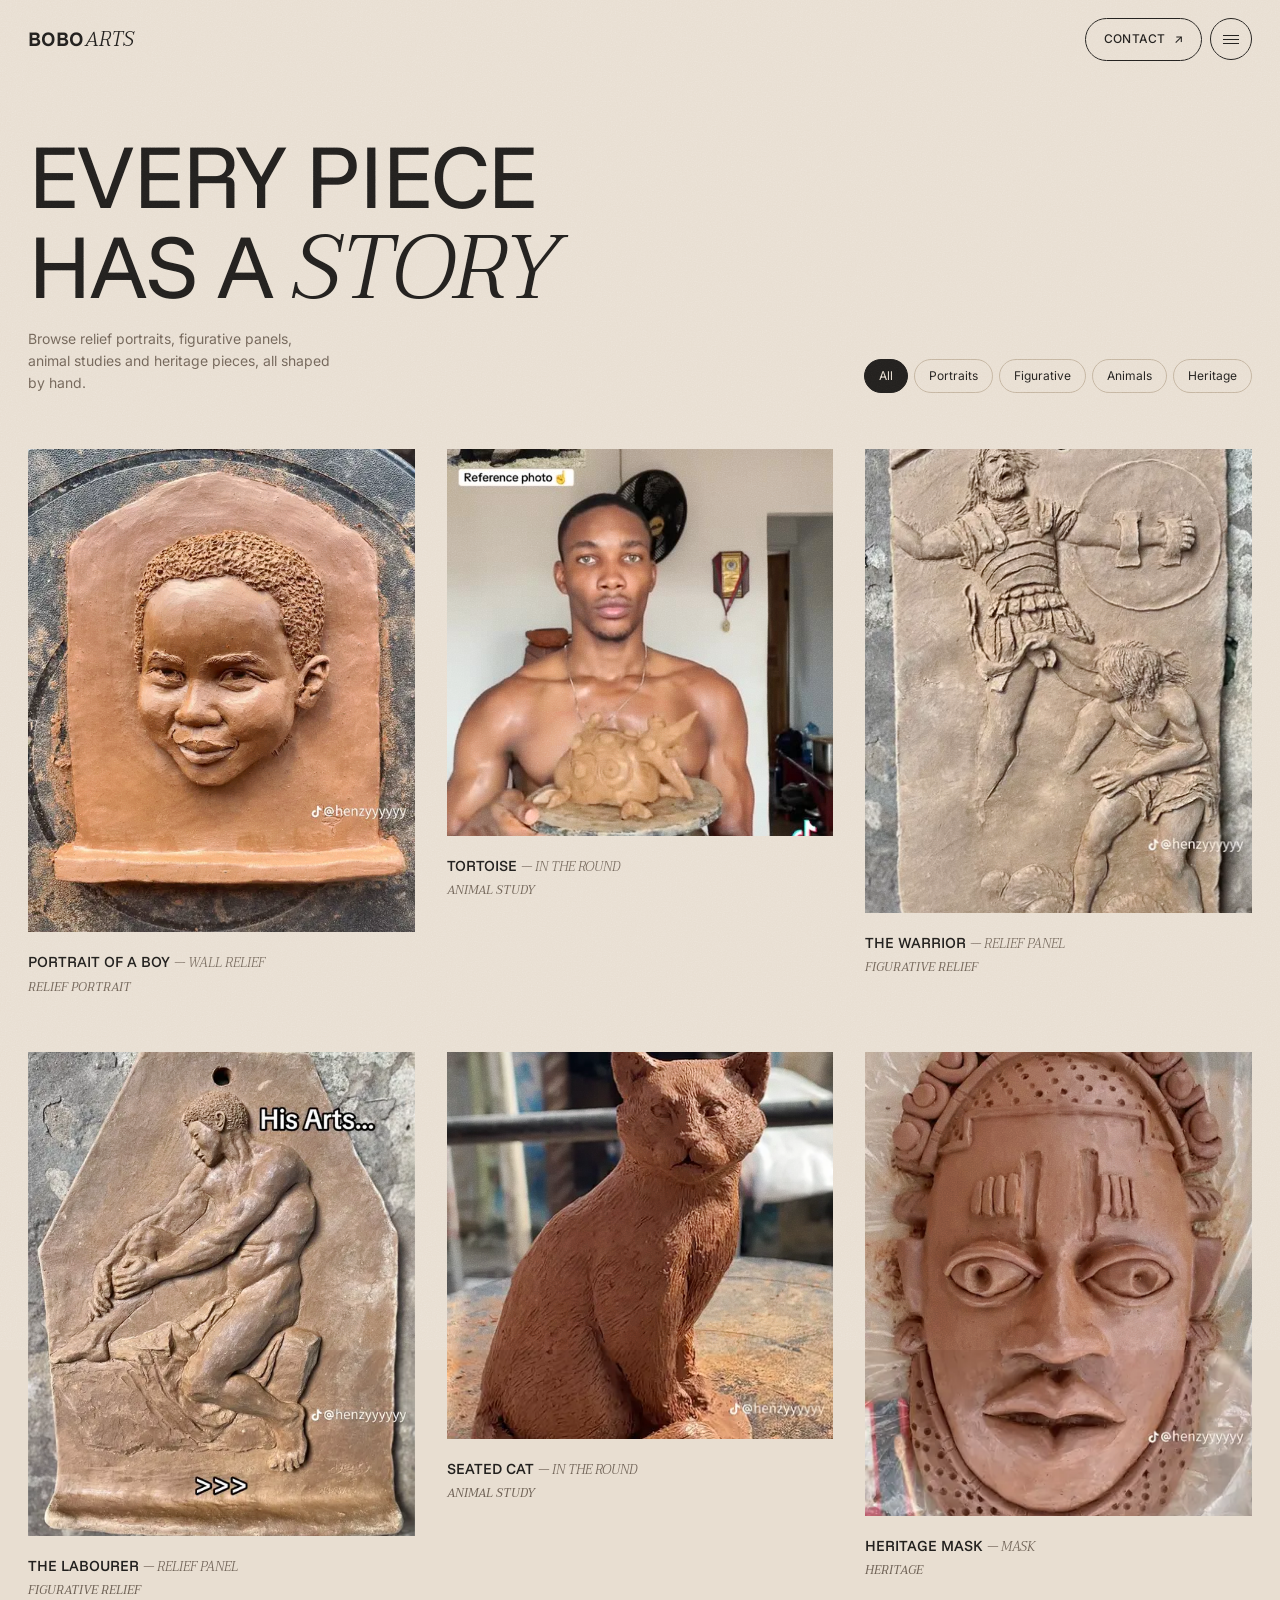
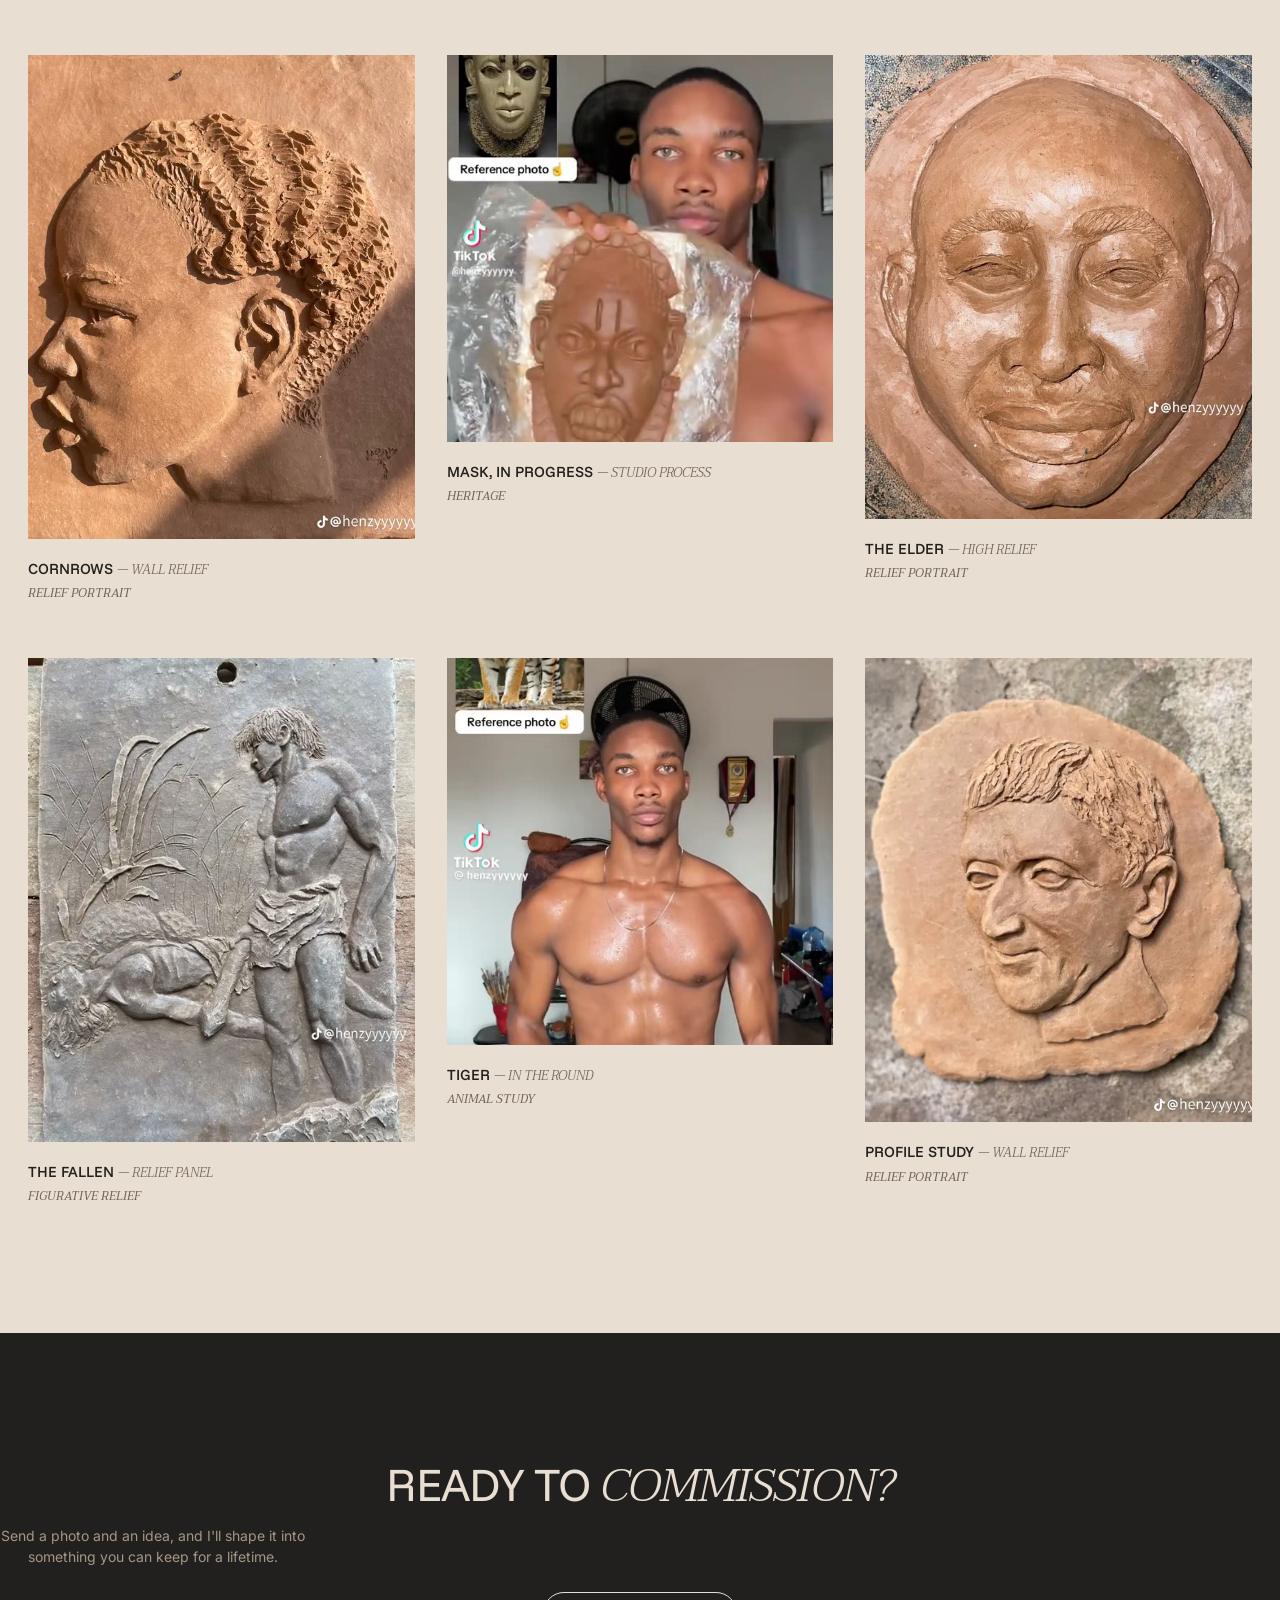
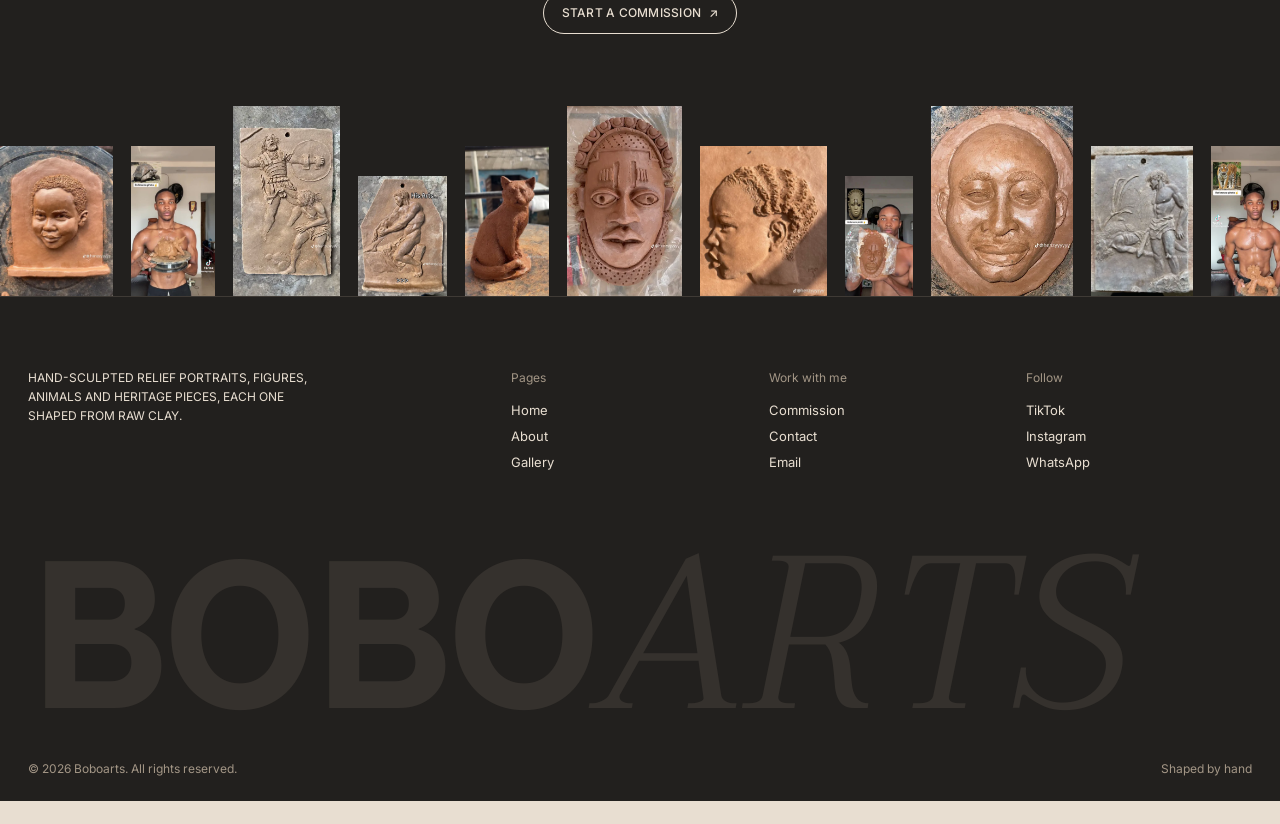
<file: gallery.html>
<!DOCTYPE html>
<html lang="en">
<head>
<meta charset="utf-8">
<meta name="viewport" content="width=device-width, initial-scale=1">
<title>Gallery | Boboarts</title>
<meta name="description" content="Selected clay sculptures by Boboarts: relief portraits, figurative panels, animal studies and heritage masks.">
<meta property="og:title" content="Gallery | Boboarts">
<meta property="og:description" content="Selected clay sculptures by Boboarts: relief portraits, figurative panels, animal studies and heritage masks.">
<meta property="og:image" content="/assets/works/boy-relief.webp">
<meta name="theme-color" content="#e8ded1">
<link rel="icon" href="data:image/svg+xml,<svg xmlns='http://www.w3.org/2000/svg' viewBox='0 0 100 100'><circle cx='50' cy='50' r='46' fill='%239b5732'/></svg>">
<link rel="preconnect" href="https://fonts.googleapis.com">
<link rel="preconnect" href="https://fonts.gstatic.com" crossorigin>
<link href="https://fonts.googleapis.com/css2?family=Funnel+Sans:wght@400;500;700&family=Inter:wght@400;500&family=Taviraj:ital,wght@1,300;1,400&display=swap" rel="stylesheet">
<link rel="stylesheet" href="css/style.css">
<script src="js/works.js" defer></script>
<script src="js/main.js" defer></script>
</head>
<body data-page="gallery">
<header class="site-header">
  <a class="logo" href="index.html">Bobo<i>arts</i></a>
  <div class="header-actions">
    <a class="pill" href="contact.html">Contact <span class="arr">↗</span></a>
    <button class="menu-btn" aria-label="Menu" aria-expanded="false"><span></span></button>
  </div>
</header>
<nav class="menu" aria-label="Main"><a href="index.html">Home</a><a href="about.html">About</a><a href="gallery.html" aria-current="page">Gallery</a><a href="commission.html">Commission</a><a href="contact.html">Contact</a></nav>
<main class="wrap">
  <div class="page-head">
    <div><h1 class="h-xl">Every piece<br>has a <span class="it">story</span></h1><p class="lead">Browse relief portraits, figurative panels, animal studies and heritage pieces, all shaped by hand.</p></div>
    <div class="filters" role="group" aria-label="Filter works">
      <button class="active" data-f="all">All</button><button data-f="portraits">Portraits</button><button data-f="figurative">Figurative</button><button data-f="animals">Animals</button><button data-f="heritage">Heritage</button>
    </div>
  </div>
  <div class="gallery"></div>
</main>
<script>
  // Open a filter from a link like gallery.html#animals
  addEventListener("DOMContentLoaded", () => setTimeout(() => { const f = location.hash.slice(1); const b = document.querySelector(`.filters [data-f="${f}"]`); b && b.click(); }));
</script>
<section class="cta dark">
  <h2 class="h-lg">Ready to <span class="it">commission?</span></h2>
  <p class="lead">Send a photo and an idea, and I'll shape it into something you can keep for a lifetime.</p>
  <a class="pill" href="contact.html">Start a commission <span class="arr">↗</span></a>
  <div class="strip" aria-hidden="true"><div class="strip-track"></div></div>
</section>
<footer class="site-footer dark">
  <div class="foot-top">
    <p>Hand-sculpted relief portraits, figures, animals and heritage pieces, each one shaped from raw clay.</p>
    <div><h4>Pages</h4><ul><li><a href="index.html">Home</a></li><li><a href="about.html">About</a></li><li><a href="gallery.html">Gallery</a></li></ul></div>
    <div><h4>Work with me</h4><ul><li><a href="commission.html">Commission</a></li><li><a href="contact.html">Contact</a></li><li><a href="mailto:hello@boboarts.com">Email</a></li></ul></div>
    <div><h4>Follow</h4><ul><li><a href="https://www.tiktok.com/@henzyyyyyy" target="_blank" rel="noopener">TikTok</a></li><li><a href="#">Instagram</a></li><li><a href="https://wa.me/0000000000">WhatsApp</a></li></ul></div>
  </div>
  <div class="wordmark" aria-hidden="true">Bobo<i>arts</i></div>
  <div class="foot-bottom"><span>© <span data-year></span> Boboarts. All rights reserved.</span><span>Shaped by hand</span></div>
</footer>
</body>
</html>
</file>
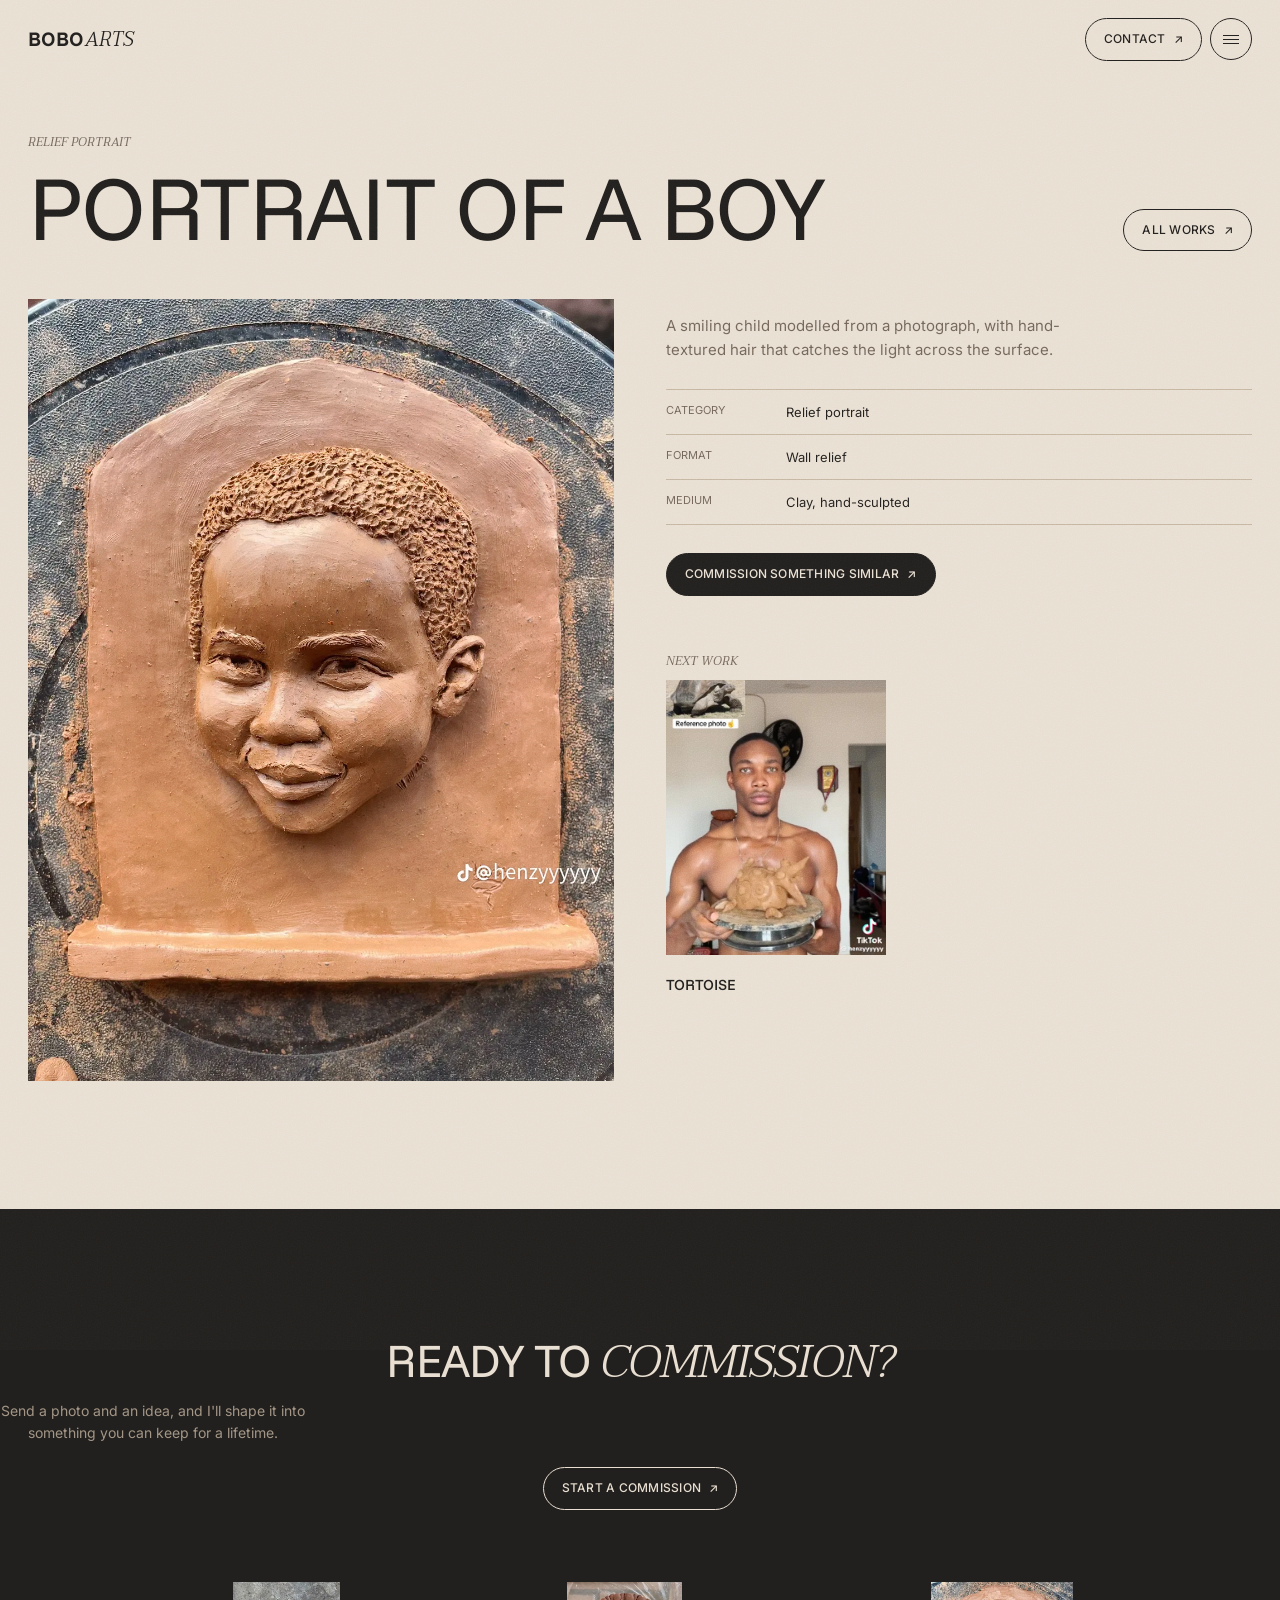
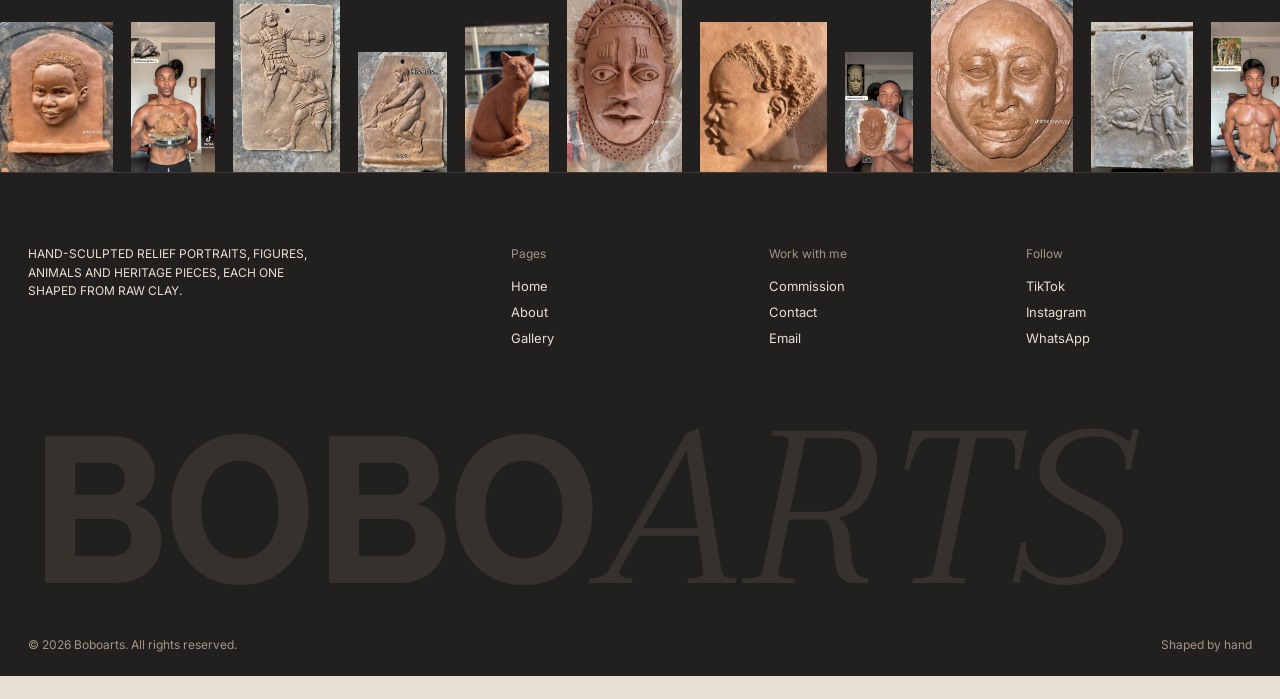
<file: work.html>
<!DOCTYPE html>
<html lang="en">
<head>
<meta charset="utf-8">
<meta name="viewport" content="width=device-width, initial-scale=1">
<title>Work | Boboarts</title>
<meta name="description" content="A clay sculpture by Boboarts.">
<meta property="og:title" content="Work | Boboarts">
<meta property="og:description" content="A clay sculpture by Boboarts.">
<meta property="og:image" content="/assets/works/boy-relief.webp">
<meta name="theme-color" content="#e8ded1">
<link rel="icon" href="data:image/svg+xml,<svg xmlns='http://www.w3.org/2000/svg' viewBox='0 0 100 100'><circle cx='50' cy='50' r='46' fill='%239b5732'/></svg>">
<link rel="preconnect" href="https://fonts.googleapis.com">
<link rel="preconnect" href="https://fonts.gstatic.com" crossorigin>
<link href="https://fonts.googleapis.com/css2?family=Funnel+Sans:wght@400;500;700&family=Inter:wght@400;500&family=Taviraj:ital,wght@1,300;1,400&display=swap" rel="stylesheet">
<link rel="stylesheet" href="css/style.css">
<script src="js/works.js" defer></script>
<script src="js/main.js" defer></script>
</head>
<body data-page="work">
<header class="site-header">
  <a class="logo" href="index.html">Bobo<i>arts</i></a>
  <div class="header-actions">
    <a class="pill" href="contact.html">Contact <span class="arr">↗</span></a>
    <button class="menu-btn" aria-label="Menu" aria-expanded="false"><span></span></button>
  </div>
</header>
<nav class="menu" aria-label="Main"><a href="index.html">Home</a><a href="about.html">About</a><a href="gallery.html" aria-current="page">Gallery</a><a href="commission.html">Commission</a><a href="contact.html">Contact</a></nav>
<main class="wrap">
  <div class="page-head"></div>
  <div class="detail"></div>
</main>
<section class="cta dark">
  <h2 class="h-lg">Ready to <span class="it">commission?</span></h2>
  <p class="lead">Send a photo and an idea, and I'll shape it into something you can keep for a lifetime.</p>
  <a class="pill" href="contact.html">Start a commission <span class="arr">↗</span></a>
  <div class="strip" aria-hidden="true"><div class="strip-track"></div></div>
</section>
<footer class="site-footer dark">
  <div class="foot-top">
    <p>Hand-sculpted relief portraits, figures, animals and heritage pieces, each one shaped from raw clay.</p>
    <div><h4>Pages</h4><ul><li><a href="index.html">Home</a></li><li><a href="about.html">About</a></li><li><a href="gallery.html">Gallery</a></li></ul></div>
    <div><h4>Work with me</h4><ul><li><a href="commission.html">Commission</a></li><li><a href="contact.html">Contact</a></li><li><a href="mailto:hello@boboarts.com">Email</a></li></ul></div>
    <div><h4>Follow</h4><ul><li><a href="https://www.tiktok.com/@henzyyyyyy" target="_blank" rel="noopener">TikTok</a></li><li><a href="#">Instagram</a></li><li><a href="https://wa.me/0000000000">WhatsApp</a></li></ul></div>
  </div>
  <div class="wordmark" aria-hidden="true">Bobo<i>arts</i></div>
  <div class="foot-bottom"><span>© <span data-year></span> Boboarts. All rights reserved.</span><span>Shaped by hand</span></div>
</footer>
</body>
</html>
</file>
<file: css/style.css>
/* ==========================================================
   Boboarts: shared styles
   Brand colours: Sand, Charcoal and Clay, with a film-grain overlay.
   Sections with class="dark" (bands, CTA, footer, menu) swap to charcoal.
   ========================================================== */

:root {
  --bg: #e8ded1;          /* sand */
  --bg-2: #ddd1c1;        /* darker band */
  --card: #d3c5b2;
  --line: #c3b39e;
  --charcoal: #22201e;    /* charcoal black */
  --charcoal-2: #2c2926;
  --sand: #e8ded1;
  --text: var(--charcoal);
  --muted: #6f6256;
  --accent: #9b5732;      /* clay */
  --accent-2: #b8764b;
  --sans: "Funnel Sans", "Inter", system-ui, sans-serif;
  --body: "Inter", system-ui, sans-serif;
  --serif: "Taviraj", Georgia, serif;
  --pad: clamp(18px, 2.2vw, 32px);
}
/* Charcoal sections: same components, inverted palette */
.dark {
  --bg: var(--charcoal);
  --bg-2: var(--charcoal-2);
  --card: #35312d;
  --line: #3f3a35;
  --text: var(--sand);
  --muted: #a39686;
  --accent: #c98a5e;
  background: var(--bg); color: var(--text);
}

*, *::before, *::after { box-sizing: border-box; }
html { scroll-behavior: smooth; }
html, body { margin: 0; }
body {
  background: var(--bg); color: var(--text);
  font-family: var(--body); font-size: 14px; line-height: 1.55;
  -webkit-font-smoothing: antialiased;
}
img, video { display: block; max-width: 100%; }
a { color: inherit; text-decoration: none; }
button { font: inherit; color: inherit; }
::selection { background: var(--accent); color: var(--bg); }

/* ---------- Grain ---------- */
body::after {
  content: ""; position: fixed; inset: -50%; z-index: 999; pointer-events: none;
  background-image: url("data:image/svg+xml,%3Csvg xmlns='http://www.w3.org/2000/svg' width='220' height='220'%3E%3Cfilter id='n'%3E%3CfeTurbulence type='fractalNoise' baseFrequency='.8' numOctaves='3' stitchTiles='stitch'/%3E%3CfeColorMatrix type='saturate' values='0'/%3E%3C/filter%3E%3Crect width='100%25' height='100%25' filter='url(%23n)'/%3E%3C/svg%3E");
  opacity: .32; mix-blend-mode: overlay;
  animation: grain 1.2s steps(6) infinite;
}
@keyframes grain {
  0% { transform: translate(0, 0); } 20% { transform: translate(-3%, 2%); }
  40% { transform: translate(2%, -3%); } 60% { transform: translate(-2%, -1%); }
  80% { transform: translate(3%, 3%); } 100% { transform: translate(0, 0); }
}
@media (prefers-reduced-motion: reduce) { body::after { animation: none; } }

/* ---------- Type ---------- */
.h-xl, .h-lg, .h-md {
  font-family: var(--sans); font-weight: 400; text-transform: uppercase;
  letter-spacing: -.02em; line-height: 1; margin: 0;
}
.h-xl { font-size: clamp(48px, 7vw, 104px); }
.h-lg { font-size: clamp(32px, 3.6vw, 52px); }
.h-md { font-size: 15px; letter-spacing: 0; font-weight: 500; }
.it { font-family: var(--serif); font-style: italic; font-weight: 300; text-transform: uppercase; }
.it-sm { font-family: var(--serif); font-style: italic; font-size: 12px; color: var(--muted); text-transform: uppercase; }
.lead { color: var(--muted); max-width: 34ch; margin: 14px 0 0; font-size: 14px; }
.caps { text-transform: uppercase; font-size: 12px; letter-spacing: .02em; }
.muted { color: var(--muted); }
.wrap { padding-inline: var(--pad); }
section { padding: clamp(72px, 10vw, 140px) 0 0; }
section.band:has(.two-col) { padding-top: 0; }
.band { padding-top: clamp(72px, 10vw, 140px); background: var(--bg); padding-bottom: clamp(72px, 10vw, 140px); margin-top: clamp(72px, 10vw, 140px); }
.center { text-align: center; }
.center .lead { margin-inline: auto; }

/* ---------- Pill buttons ---------- */
.pill {
  display: inline-flex; align-items: center; gap: 8px;
  padding: 11px 18px; border: 1px solid var(--text); border-radius: 999px;
  text-transform: uppercase; font-size: 12px; font-weight: 500; letter-spacing: .02em;
  background: transparent; cursor: pointer; white-space: nowrap;
  transition: background .25s, color .25s, border-color .25s;
}
.pill:hover, .pill.solid { background: var(--text); color: var(--bg); }
.pill.solid:hover { background: var(--accent); border-color: var(--accent); }
.pill .arr { display: inline-block; transition: transform .25s; }
.pill:hover .arr { transform: translate(2px, -2px); }

.head-row { display: flex; justify-content: space-between; align-items: flex-end; gap: 24px; flex-wrap: wrap; margin-bottom: 40px; }

/* ---------- Header + menu ---------- */
.site-header {
  position: fixed; top: 0; left: 0; right: 0; z-index: 80;
  display: flex; justify-content: space-between; align-items: center;
  padding: 18px var(--pad);
  transition: background .3s, transform .4s;
}
.site-header.scrolled { background: color-mix(in srgb, var(--bg) 88%, transparent); backdrop-filter: blur(10px); -webkit-backdrop-filter: blur(10px); }
.site-header.hide { transform: translateY(-100%); }
.logo { font-family: var(--sans); font-weight: 700; font-size: 20px; letter-spacing: -.01em; text-transform: uppercase; }
.logo i { font-family: var(--serif); font-weight: 300; font-style: italic; letter-spacing: 0; margin-left: 2px; }
.header-actions { display: flex; gap: 8px; align-items: center; }
.menu-btn {
  width: 42px; height: 42px; border-radius: 50%; border: 1px solid var(--text);
  background: transparent; cursor: pointer; display: grid; place-items: center; padding: 0;
}
.menu-btn span { display: block; width: 16px; height: 1px; background: currentColor; position: relative; transition: transform .3s; }
.menu-btn span::before, .menu-btn span::after { content: ""; position: absolute; left: 0; width: 16px; height: 1px; background: currentColor; transition: transform .3s, top .3s; }
.menu-btn span::before { top: -4px; } .menu-btn span::after { top: 4px; }
.menu-open .site-header { color: var(--sand); background: transparent !important; }
.menu-open .site-header .pill, .menu-open .menu-btn { border-color: var(--sand); }
.menu-open .menu-btn span { background: transparent; }
.menu-open .menu-btn span::before { top: 0; transform: rotate(45deg); }
.menu-open .menu-btn span::after { top: 0; transform: rotate(-45deg); }
.menu {
  position: fixed; inset: 0; z-index: 70; background: var(--charcoal); color: var(--sand);
  display: flex; flex-direction: column; align-items: center; justify-content: center; gap: 4px;
  opacity: 0; visibility: hidden; transition: opacity .45s, visibility .45s;
}
.menu-open .menu { opacity: 1; visibility: visible; }
.menu a {
  font-family: var(--serif); font-style: italic; font-weight: 300; text-transform: uppercase;
  font-size: clamp(38px, 5.4vw, 72px); line-height: 1.12;
  transform: translateY(24px); opacity: 0; transition: transform .6s cubic-bezier(.2,.7,.2,1), opacity .6s, color .2s;
}
.menu-open .menu a { transform: none; opacity: 1; }
.menu a:hover, .menu a[aria-current="page"] { color: #c98a5e; }
.menu-open { overflow: hidden; }

/* ---------- Home hero with floating art ---------- */
.hero { position: relative; height: 100vh; min-height: 640px; display: grid; place-items: center; overflow: hidden; text-align: center; }
.hero-copy { position: relative; z-index: 5; padding: 0 20px; }
.hero-copy .h-xl { font-size: clamp(46px, 6vw, 92px); }
.hero-copy p { text-transform: uppercase; color: var(--muted); max-width: 30ch; margin: 18px auto 26px; font-size: 13px; line-height: 1.7; }
.float { position: absolute; z-index: 1; will-change: transform, opacity; opacity: 0; transform-style: preserve-3d; }
.float img { width: 100%; height: 100%; object-fit: cover; box-shadow: 0 18px 40px rgba(60, 40, 20, .18); transition: box-shadow .5s; }
.float:hover img { box-shadow: 0 30px 60px rgba(40, 25, 10, .3); }

.drift { position: relative; height: 150vh; }
.drift .float { z-index: 1; }
.drift-text {
  position: sticky; top: 0; height: 100vh; display: grid; place-items: center; z-index: 5; pointer-events: none;
}
.drift-text p {
  max-width: 44ch; text-align: center; text-transform: uppercase; font-size: clamp(14px, 1.3vw, 18px);
  line-height: 1.7; margin: 0; padding: 0 20px; font-weight: 500;
}
.drift-text .w { opacity: .15; transition: opacity .3s; }
.drift-text .w.on { opacity: 1; }

/* ---------- Cards ---------- */
.grid-3 { display: grid; grid-template-columns: repeat(3, 1fr); gap: 16px; }
.card { display: block; }
.card .ph { overflow: hidden; background: var(--card); aspect-ratio: 4/3; }
.card .ph img, .card .ph video { width: 100%; height: 100%; object-fit: cover; transition: transform .9s cubic-bezier(.2,.7,.2,1); }
.card:hover .ph img, .card:hover .ph video { transform: scale(1.05); }
.card h3 { font-family: var(--sans); font-weight: 500; text-transform: uppercase; font-size: 15px; margin: 18px 0 4px; letter-spacing: 0; }
.card .it-sm { display: block; }
@media (max-width: 860px) { .grid-3 { grid-template-columns: 1fr 1fr; } }
@media (max-width: 560px) { .grid-3 { grid-template-columns: 1fr; } }

/* Artwork slider */
.split-head { display: grid; grid-template-columns: 1fr 2fr; gap: 32px; align-items: start; }
.slider-wrap { overflow: hidden; }
.slider { display: flex; gap: 20px; transition: transform .8s cubic-bezier(.2,.7,.2,1); }
.slide { flex: 0 0 clamp(220px, 22vw, 320px); }
.slide .ph { aspect-ratio: 4/5; overflow: hidden; background: var(--card); }
.slide .ph img, .slide .ph video { width: 100%; height: 100%; object-fit: cover; transition: transform .9s cubic-bezier(.2,.7,.2,1); }
.slide:hover .ph img { transform: scale(1.05); }
.slide h3 { font-family: var(--sans); font-weight: 500; text-transform: uppercase; font-size: 14px; margin: 14px 0 2px; }
.slide h3 .it { font-size: 13px; color: var(--muted); }
.slider-nav { display: flex; gap: 8px; margin-top: 28px; }
.slider-nav button { width: 42px; height: 42px; border-radius: 50%; border: 1px solid var(--text); background: none; cursor: pointer; }
.slider-nav button:hover { background: var(--text); color: var(--bg); }
@media (max-width: 860px) { .split-head { grid-template-columns: 1fr; } .slider-wrap { overflow-x: auto; } }

/* Artist feature */
.artist { display: grid; grid-template-columns: 1fr 1.1fr 1fr; gap: 32px; align-items: start; }
.artist .main { aspect-ratio: 4/5; object-fit: cover; width: 100%; }
.artist .pair { display: grid; grid-template-columns: 1fr 1fr; gap: 12px; align-items: end; }
.artist .pair img { width: 100%; aspect-ratio: 3/4; object-fit: cover; }
.artist .pair img:last-child { aspect-ratio: 4/5; transform: translateY(40px); }
.artist blockquote { margin: 18px 0 0; color: var(--muted); font-size: 15px; line-height: 1.6; max-width: 36ch; }
@media (max-width: 960px) { .artist { grid-template-columns: 1fr 1fr; } .artist > :first-child { grid-column: 1 / -1; } }
@media (max-width: 560px) { .artist { grid-template-columns: 1fr; } .artist .pair img:last-child { transform: none; } }

/* Steps (staggered) */
.steps { display: grid; grid-template-columns: 1fr 1.5fr 1fr 1fr; gap: 16px; align-items: start; }
.step .lbl { display: flex; gap: 8px; align-items: baseline; text-transform: uppercase; font-size: 13px; font-weight: 500; margin-bottom: 12px; }
.step .lbl i { font-family: var(--serif); font-weight: 300; color: var(--muted); }
.step .ph { overflow: hidden; background: var(--card); }
.step img, .step video { width: 100%; height: 100%; object-fit: cover; }
.step p { color: var(--muted); font-size: 12px; margin: 12px 0 0; max-width: 32ch; }
.step:nth-child(1) .ph { aspect-ratio: 4/5; }
.step:nth-child(2) { margin-top: 40px; } .step:nth-child(2) .ph { aspect-ratio: 16/10; }
.step:nth-child(3) .ph { aspect-ratio: 4/5; }
.step:nth-child(4) { margin-top: 56px; } .step:nth-child(4) .ph { aspect-ratio: 1; }
@media (max-width: 860px) { .steps { grid-template-columns: 1fr 1fr; } .step { margin-top: 0 !important; } }

/* List rows (commissions) */
.rows { border-top: 1px solid var(--line); }
.row {
  display: grid; grid-template-columns: 1.4fr 1fr auto; gap: 24px; align-items: center;
  padding: 26px 20px; border: 1px solid var(--line); border-top: 0;
  transition: background .25s;
}
.row:hover { background: var(--bg-2); }
.row .when { font-size: 12px; color: var(--muted); text-transform: uppercase; }
.row h3 { font-family: var(--sans); font-weight: 500; text-transform: uppercase; font-size: 16px; margin: 6px 0 12px; }
.chips { display: flex; gap: 6px; flex-wrap: wrap; }
.chip { font-size: 11px; text-transform: uppercase; border: 1px solid var(--line); padding: 5px 10px; background: var(--bg); }
.chip i { font-family: var(--serif); color: var(--muted); }
.row p { color: var(--muted); margin: 0; font-size: 13px; max-width: 40ch; }
@media (max-width: 760px) { .row { grid-template-columns: 1fr; } }

/* Visit / info strip */
.duo { display: grid; grid-template-columns: 2fr 1fr; gap: 16px; margin-top: 40px; }
.duo img, .duo video { width: 100%; height: clamp(260px, 34vw, 500px); object-fit: cover; }
.info4 { display: grid; grid-template-columns: repeat(4, 1fr); gap: 24px; margin-top: 40px; }
.info4 .caps { color: var(--muted); font-size: 11px; }
.info4 .v { font-family: var(--sans); font-size: clamp(18px, 1.6vw, 22px); margin-top: 10px; }
.info4 .it-sm { display: block; margin-top: 4px; text-transform: none; font-size: 13px; }
.info4 a:hover { color: var(--accent); }
@media (max-width: 760px) { .duo { grid-template-columns: 1fr; } .info4 { grid-template-columns: 1fr 1fr; } }

/* CTA + image marquee */
.cta { text-align: center; padding: clamp(80px, 10vw, 140px) 0 0; background: var(--bg); margin-top: clamp(72px, 10vw, 140px); }
.cta .pill { margin-top: 24px; }
.strip { overflow: hidden; margin-top: 72px; }
.strip-track { display: flex; gap: 18px; align-items: flex-end; width: max-content; animation: marq 50s linear infinite; }
.strip-track img { height: 150px; width: auto; object-fit: cover; }
.strip-track img:nth-child(3n) { height: 190px; }
.strip-track img:nth-child(4n) { height: 120px; }
@keyframes marq { to { transform: translateX(-50%); } }

/* Footer */
.site-footer { background: var(--bg); border-top: 1px solid var(--line); padding: 72px var(--pad) 22px; }
.foot-top { display: grid; grid-template-columns: 2fr 1fr 1fr 1fr; gap: 32px; }
.foot-top p { text-transform: uppercase; font-size: 12px; max-width: 36ch; margin: 0; }
.foot-top h4 { font-size: 12px; color: var(--muted); font-weight: 400; margin: 0 0 12px; }
.foot-top ul { list-style: none; padding: 0; margin: 0; display: grid; gap: 6px; font-size: 13px; }
.foot-top a:hover { color: var(--accent); }
.wordmark {
  font-family: var(--sans); font-weight: 700; text-transform: uppercase; color: var(--card);
  font-size: clamp(64px, 17vw, 260px); line-height: .9; letter-spacing: -.03em; margin: 56px 0 24px; white-space: nowrap;
}
.wordmark i { font-family: var(--serif); font-weight: 300; letter-spacing: 0; }
.foot-bottom { display: flex; justify-content: space-between; font-size: 12px; color: var(--muted); }
@media (max-width: 760px) { .foot-top { grid-template-columns: 1fr 1fr; } .foot-top > :first-child { grid-column: 1 / -1; } }

/* ---------- Inner pages ---------- */
.page-head { padding-top: 130px; display: flex; justify-content: space-between; align-items: flex-end; gap: 24px; flex-wrap: wrap; }
.filters { display: flex; gap: 6px; flex-wrap: wrap; }
.filters button { border: 1px solid var(--line); background: none; border-radius: 999px; padding: 7px 14px; font-size: 12px; cursor: pointer; }
.filters button.active, .filters button:hover { background: var(--text); color: var(--bg); border-color: var(--text); }
.gallery { display: grid; grid-template-columns: repeat(3, 1fr); gap: 56px 32px; margin-top: 56px; align-items: start; }
.gallery .card .ph { aspect-ratio: auto; }
.gallery .card:nth-child(3n+1) .ph { aspect-ratio: 4/5; }
.gallery .card:nth-child(3n+2) .ph { aspect-ratio: 1; }
.gallery .card:nth-child(3n) .ph { aspect-ratio: 5/6; }
.gallery .card h3 .it { color: var(--muted); font-size: 13px; }
@media (max-width: 860px) { .gallery { grid-template-columns: 1fr 1fr; gap: 40px 16px; } }
@media (max-width: 520px) { .gallery { grid-template-columns: 1fr; } }

.img-row { display: grid; grid-template-columns: 1.4fr 1fr .5fr; gap: 16px; margin-top: 48px; }
.img-row img { width: 100%; height: clamp(220px, 28vw, 400px); object-fit: cover; }
.two-col { display: grid; grid-template-columns: 1fr 1fr; }
.two-col > div { padding: 40px var(--pad); }
.two-col > div + div { border-left: 1px solid var(--line); }
.two-col .k { font-size: 12px; color: var(--muted); margin-bottom: 16px; }
.two-col .k i { font-family: var(--serif); }
.two-col p { text-transform: uppercase; font-weight: 500; font-size: clamp(14px, 1.3vw, 17px); line-height: 1.5; margin: 0; max-width: 46ch; }
.stats { display: grid; grid-template-columns: repeat(3, 1fr); gap: 24px; margin-top: 48px; }
.stats b { display: block; font-family: var(--serif); font-style: italic; font-weight: 300; font-size: clamp(36px, 4vw, 56px); line-height: 1; }
.stats span { font-size: 11px; text-transform: uppercase; color: var(--muted); }
.vids { display: grid; grid-template-columns: repeat(3, 1fr); gap: 16px; margin-top: 40px; }
.vids video { width: 100%; aspect-ratio: 9/14; object-fit: cover; background: var(--card); }
.vids figure { margin: 0; }
.vids figcaption { margin-top: 12px; text-transform: uppercase; font-size: 13px; font-weight: 500; }
.vids figcaption i { font-family: var(--serif); font-weight: 300; color: var(--muted); }
@media (max-width: 760px) { .two-col, .img-row { grid-template-columns: 1fr; } .two-col > div + div { border-left: 0; border-top: 1px solid var(--line); } .vids { grid-template-columns: 1fr 1fr; } }

/* Work detail */
.detail { display: grid; grid-template-columns: 1fr 1fr; gap: clamp(24px, 4vw, 64px); margin-top: 48px; align-items: start; }
.detail .media img, .detail .media video { width: 100%; background: var(--card); }
.detail .meta { position: sticky; top: 100px; }
.kv { display: grid; grid-template-columns: 120px 1fr; border-top: 1px solid var(--line); margin: 28px 0; }
.kv dt, .kv dd { padding: 12px 0; border-bottom: 1px solid var(--line); margin: 0; font-size: 13px; }
.kv dt { color: var(--muted); text-transform: uppercase; font-size: 11px; }
.detail .info { font-size: 15px; color: var(--muted); max-width: 44ch; }
@media (max-width: 860px) { .detail { grid-template-columns: 1fr; } .detail .meta { position: static; } }

/* FAQ */
.faq details { border-bottom: 1px solid var(--line); padding: 22px 0; }
.faq summary { cursor: pointer; list-style: none; display: flex; justify-content: space-between; gap: 16px; text-transform: uppercase; font-family: var(--sans); font-size: 16px; font-weight: 500; }
.faq summary::-webkit-details-marker { display: none; }
.faq summary::after { content: "+"; font-weight: 300; font-size: 22px; line-height: 1; }
.faq details[open] summary::after { content: "–"; }
.faq p { color: var(--muted); margin: 12px 0 0; max-width: 70ch; }

/* Contact */
.contact { display: grid; grid-template-columns: 1fr 1fr; gap: clamp(32px, 5vw, 80px); margin-top: 56px; }
.contact-info { display: grid; gap: 28px; align-content: start; }
.contact-info .v { font-family: var(--sans); font-size: 22px; margin-top: 6px; }
.contact-info .v:hover { color: var(--accent); }
form { display: grid; gap: 14px; }
.f2 { display: grid; grid-template-columns: 1fr 1fr; gap: 14px; }
label { display: grid; gap: 6px; font-size: 11px; text-transform: uppercase; color: var(--muted); }
input, select, textarea {
  font: inherit; font-size: 14px; color: var(--text); text-transform: none;
  background: color-mix(in srgb, var(--bg-2) 70%, transparent);
  border: 1px solid var(--line); padding: 13px 14px; border-radius: 0;
}
input:focus, select:focus, textarea:focus { outline: none; border-color: var(--text); }
textarea { min-height: 140px; resize: vertical; }
form .pill { justify-self: start; }
@media (max-width: 760px) { .contact, .f2 { grid-template-columns: 1fr; } }

/* Reveal */
.reveal { opacity: 0; transform: translateY(26px); transition: opacity 1s ease, transform 1s cubic-bezier(.2,.7,.2,1); }
.reveal.in { opacity: 1; transform: none; }
@media (prefers-reduced-motion: reduce) { .reveal { opacity: 1; transform: none; } .strip-track { animation: none; } }

/* ---------- Home: hero fades to charcoal once scrolling starts ---------- */
.hero, .drift { background: var(--bg); color: var(--text); transition: background-color .9s cubic-bezier(.4,0,.2,1), color .9s cubic-bezier(.4,0,.2,1); }
.hero-copy p, .drift-text p { transition: color .9s cubic-bezier(.4,0,.2,1); }
.site-header, .site-header .logo, .site-header .pill, .menu-btn { transition: background-color .6s, color .6s, border-color .6s, transform .4s; }
body.hero-dark .hero,
body.hero-dark .drift,
body.header-dark .site-header {
  --bg: var(--charcoal);
  --bg-2: var(--charcoal-2);
  --text: var(--sand);
  --muted: #a39686;
  --line: #3f3a35;
  --accent: #c98a5e;
}
body.header-dark .site-header { color: var(--sand); }
body.header-dark .site-header .pill, body.header-dark .menu-btn { border-color: var(--sand); }
body.hero-dark .float img { box-shadow: 0 22px 50px rgba(0, 0, 0, .45); }
</file>
